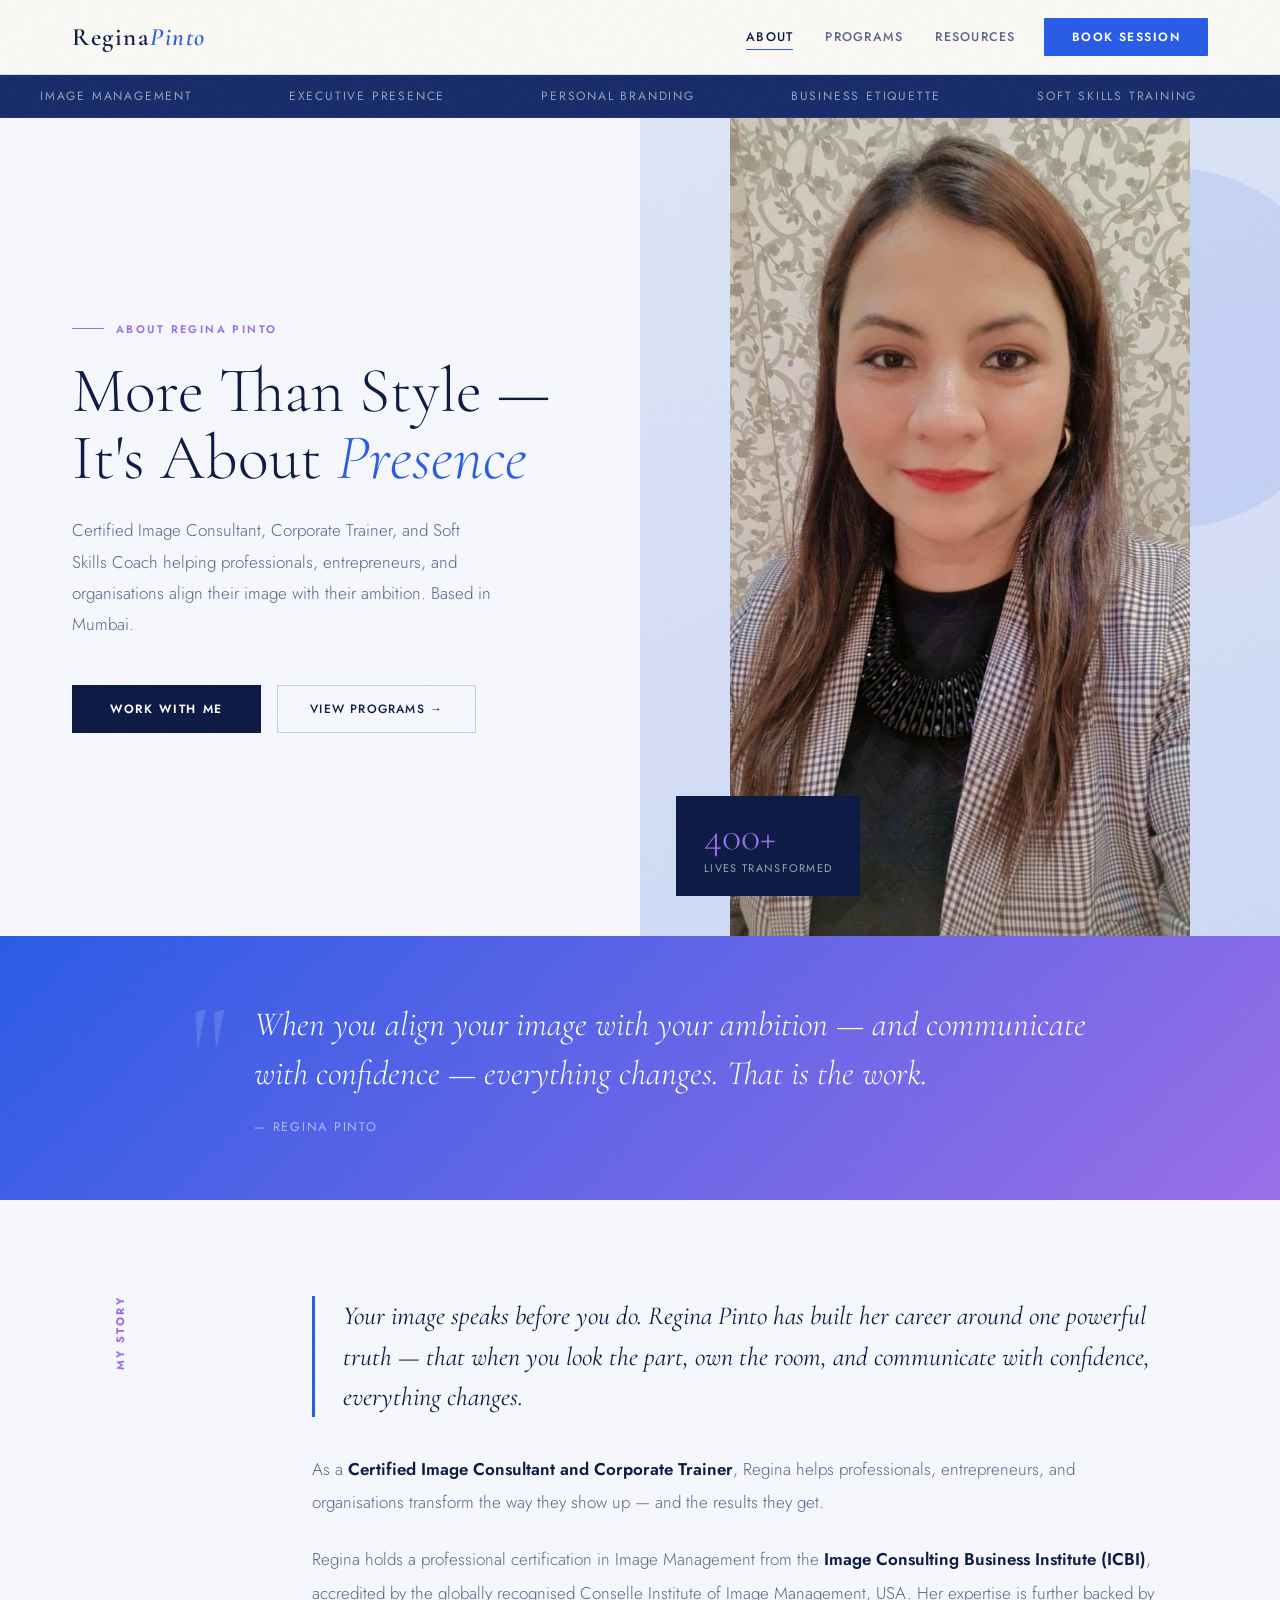
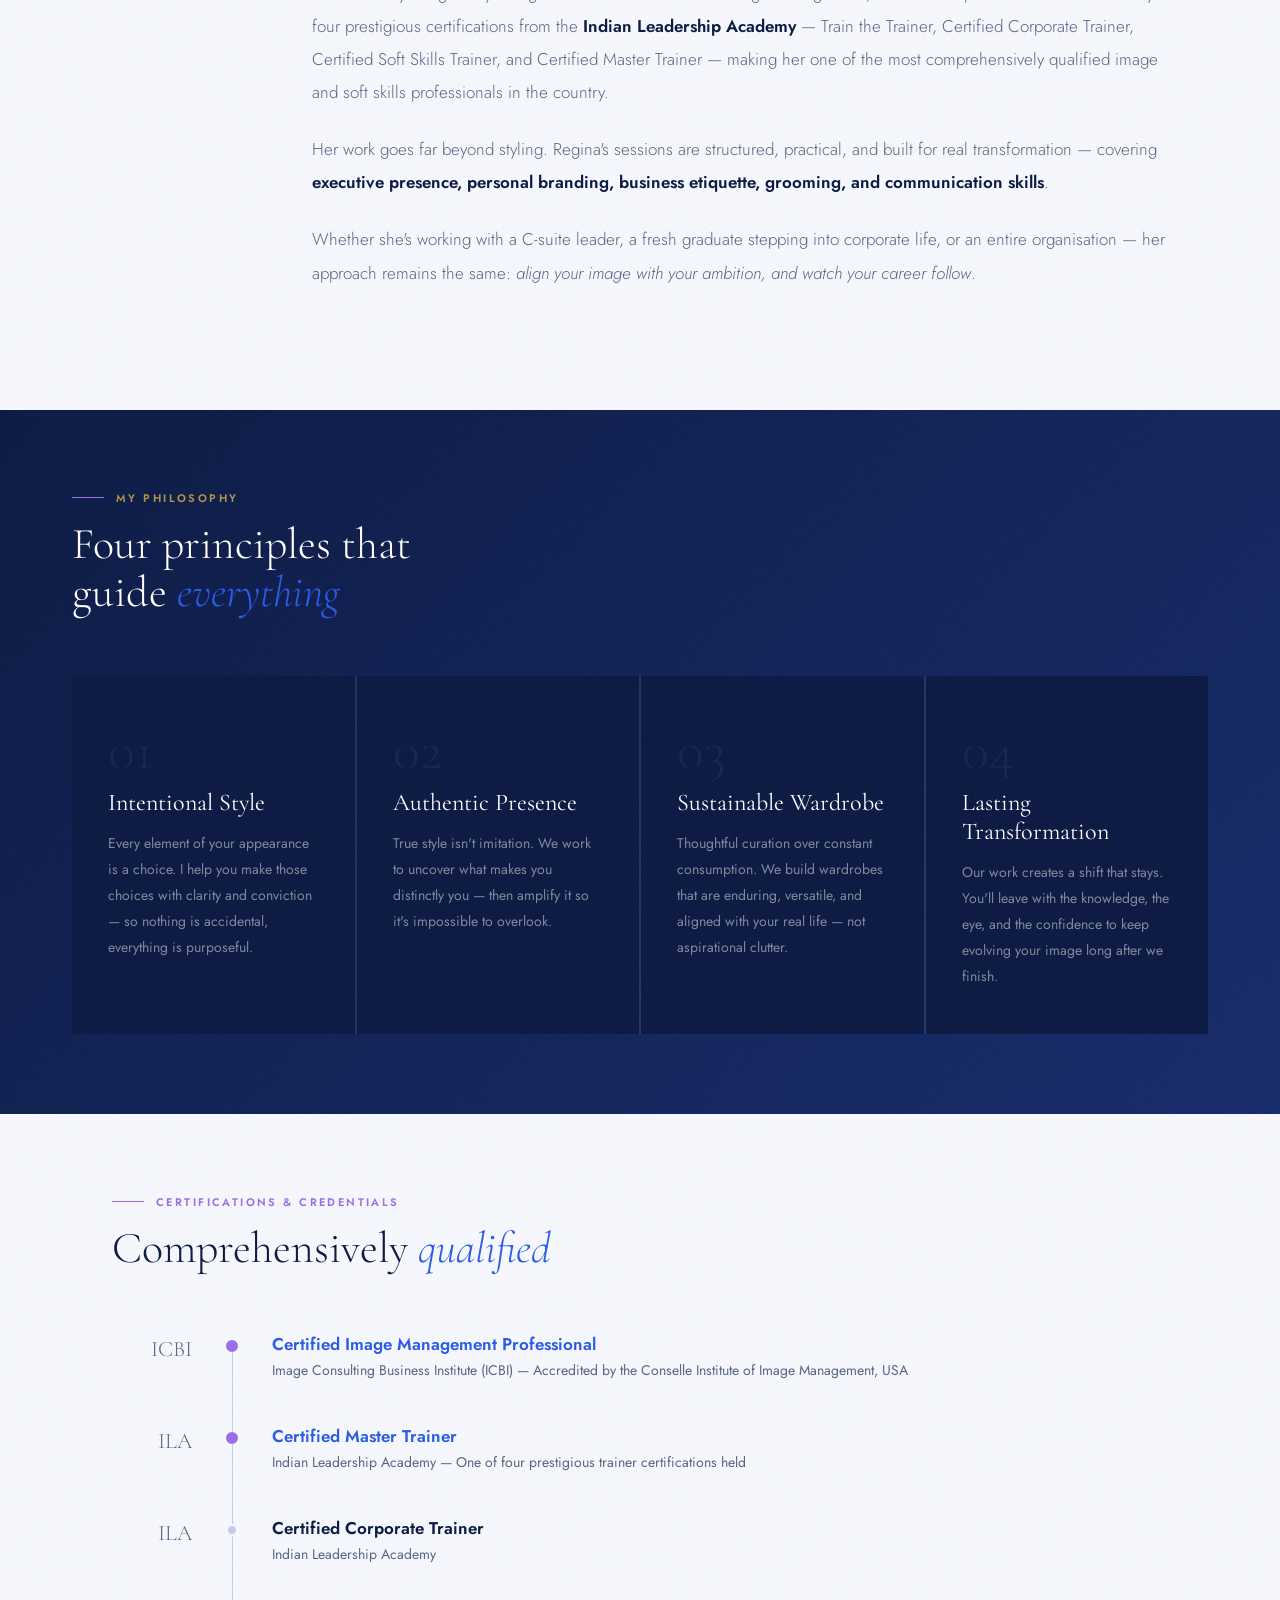
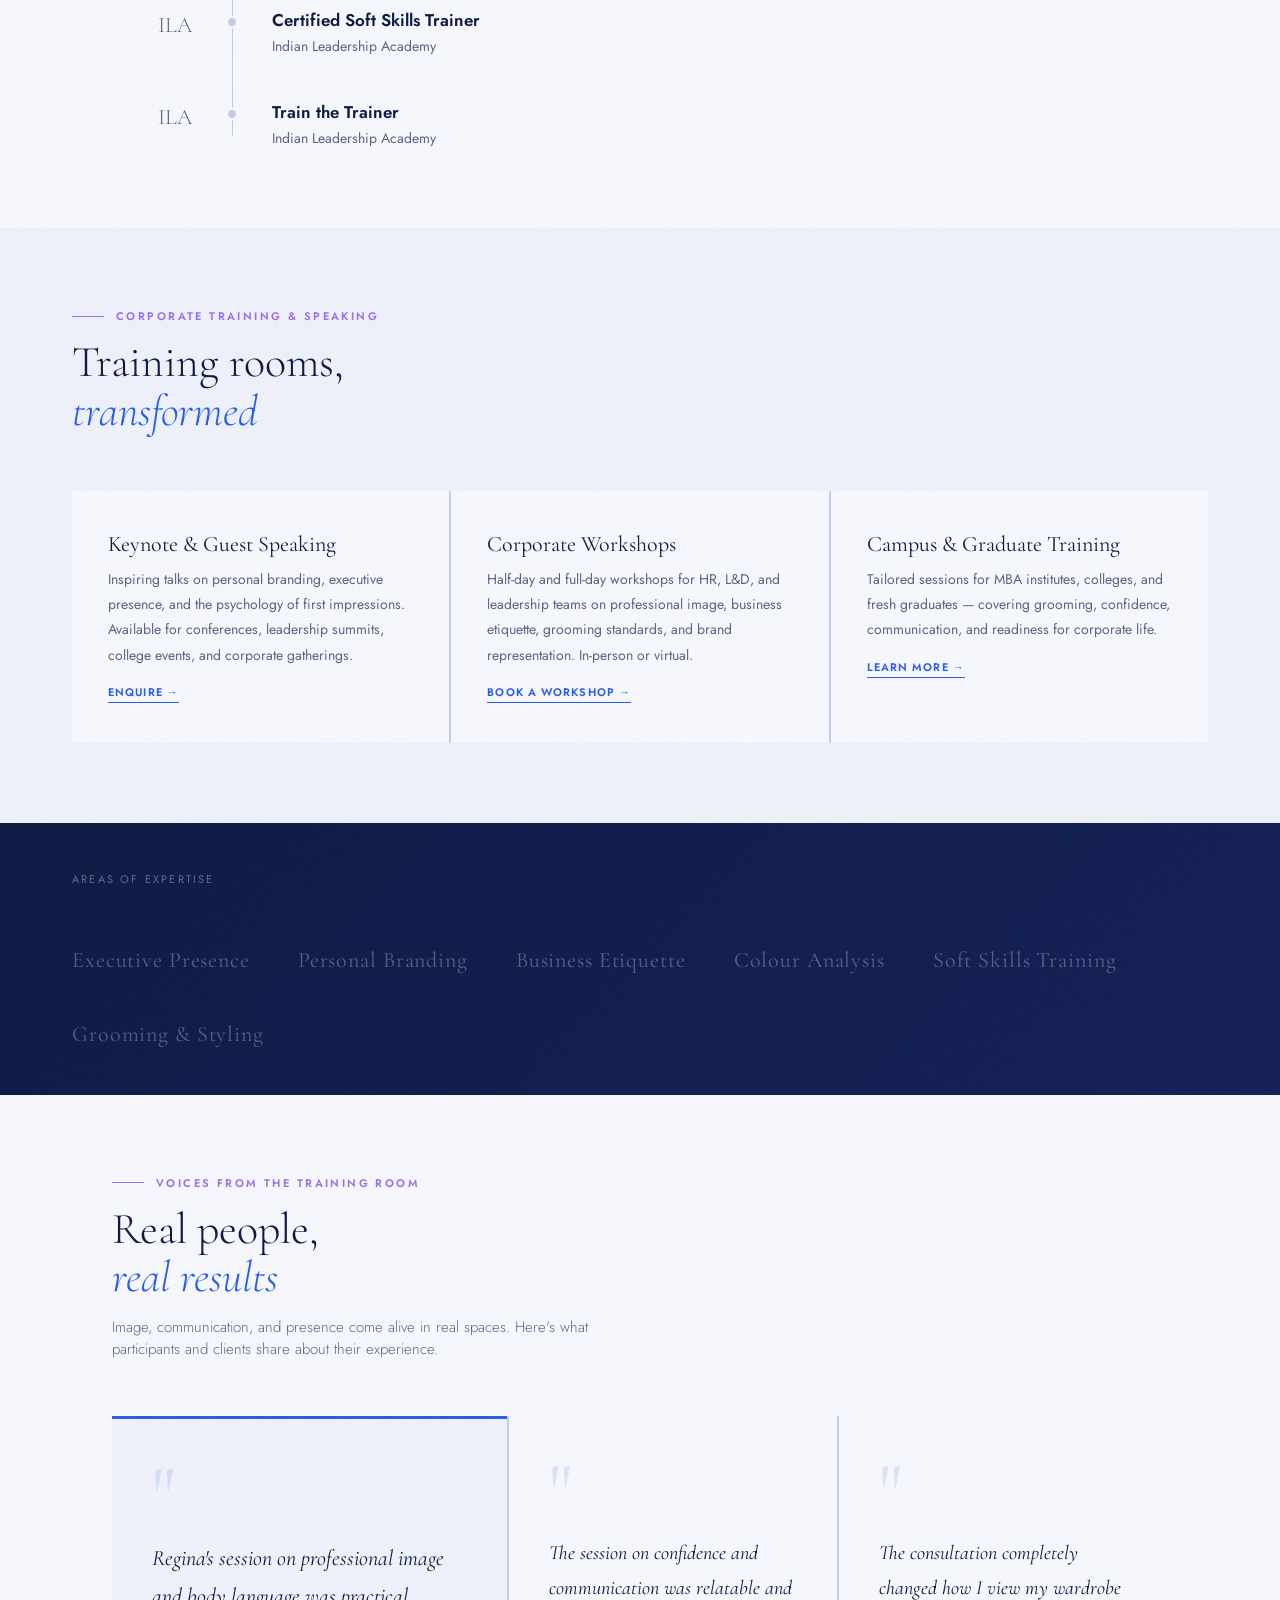
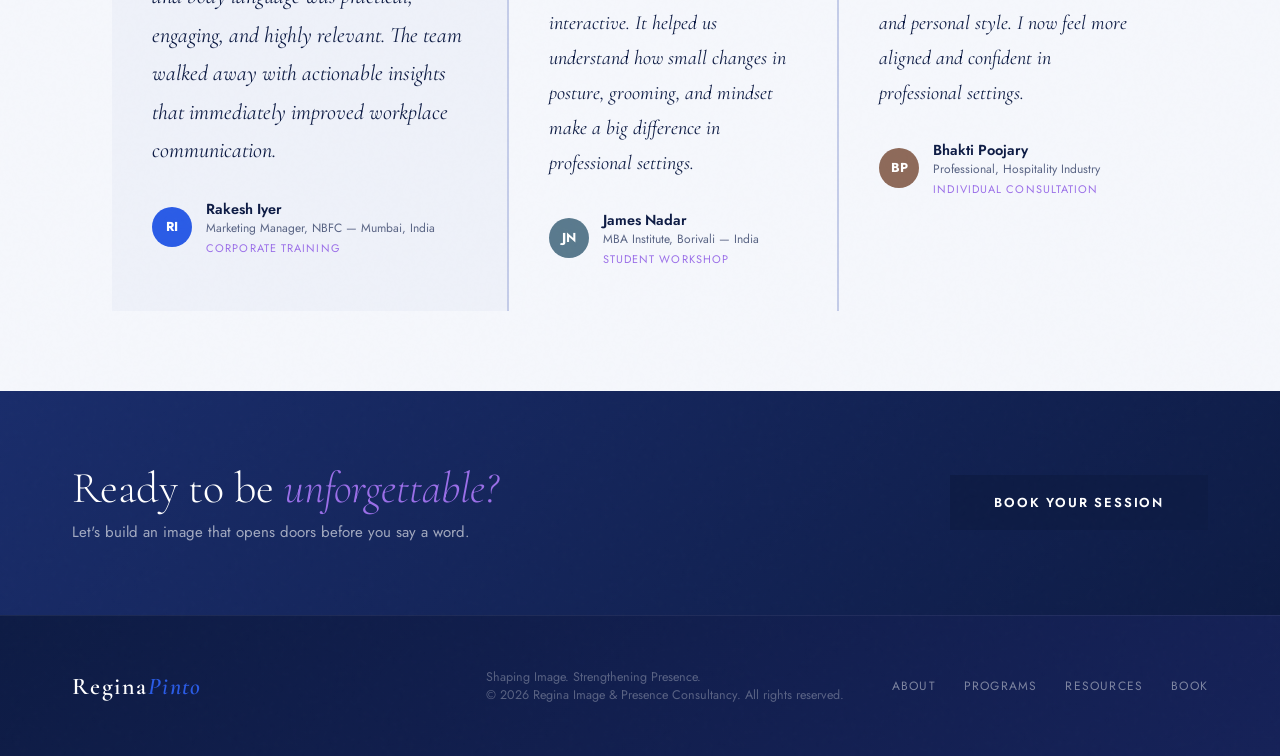
<file: about.html>
<!DOCTYPE html>
<html lang="en">

<head>
    <meta charset="UTF-8">
    <meta name="viewport" content="width=device-width, initial-scale=1.0">
    <title>About | Regina Pinto</title>
    <link href="https://fonts.googleapis.com/css2?family=Cormorant+Garamond:ital,wght@0,300;0,400;0,500;0,600;1,300;1,400;1,600&family=Jost:wght@300;400;500;600;700&display=swap" rel="stylesheet">
    <link rel="stylesheet" href="css/style.css">
</head>

<body>

    <!--  NAV  -->
    <nav>
        <a class="logo" href="index.html">Regina<span>Pinto</span></a>
        <div class="nav-links-wrap" id="navWrap">
            <div class="nav-links" id="navLinks">
                <a href="about.html" id="nav-about">About</a>
                <a href="programs.html" id="nav-programs">Programs</a>
                <a href="resources.html" id="nav-resources">Resources</a>
            </div>
            <a class="btn-nav" href="book.html" id="nav-book">Book Session</a>
        </div>
        <div class="nav-toggle" onclick="toggleNav()" id="navToggle">
            <span></span><span></span><span></span>
        </div>
    </nav>

    <!--  MARQUEE  -->
    <div class="marquee-strip" id="marqueeGlobal">
        <div class="marquee-track">
            <span class="marquee-item">Image Management <span class="marquee-dot"></span></span>
            <span class="marquee-item">Executive Presence <span class="marquee-dot"></span></span>
            <span class="marquee-item">Personal Branding <span class="marquee-dot"></span></span>
            <span class="marquee-item">Business Etiquette <span class="marquee-dot"></span></span>
            <span class="marquee-item">Soft Skills Training <span class="marquee-dot"></span></span>
            <span class="marquee-item">Colour Analysis <span class="marquee-dot"></span></span>
            <span class="marquee-item">ICBI Certified <span class="marquee-dot"></span></span>
            <span class="marquee-item">Corporate Trainer <span class="marquee-dot"></span></span>
            <span class="marquee-item">Image Management <span class="marquee-dot"></span></span>
            <span class="marquee-item">Executive Presence <span class="marquee-dot"></span></span>
            <span class="marquee-item">Personal Branding <span class="marquee-dot"></span></span>
            <span class="marquee-item">Business Etiquette <span class="marquee-dot"></span></span>
            <span class="marquee-item">Soft Skills Training <span class="marquee-dot"></span></span>
            <span class="marquee-item">Colour Analysis <span class="marquee-dot"></span></span>
            <span class="marquee-item">ICBI Certified <span class="marquee-dot"></span></span>
            <span class="marquee-item">Corporate Trainer <span class="marquee-dot"></span></span>
        </div>
    </div>


        <div class="ab-hero">
            <div class="ab-hero-left">
                <div class="ab-eyebrow">About Regina Pinto</div>
                <h1 class="ab-headline">More Than Style —<br>It's About <em>Presence</em></h1>
                <p class="ab-sub">Certified Image Consultant, Corporate Trainer, and Soft Skills Coach helping
                    professionals, entrepreneurs, and organisations align their image with their ambition. Based in
                    Mumbai.</p>
                <div class="ab-hero-actions">
                    <a class="btn-primary" href="book.html">Work With Me</a>
                    <a class="btn-ghost" href="programs.html">View Programs →</a>
                </div>
            </div>
            <div class="ab-hero-right">
                <div class="ab-img-frame">
                    <div class="ab-img-decor"></div>
                    <img src="[data-uri]"
                        alt="Regina Pinto" class="ab-portrait">
                    <div class="ab-img-tag">
                        <span class="ab-img-tag-num">400+</span>
                        <span class="ab-img-tag-label">Lives transformed</span>
                    </div>
                </div>
            </div>
        </div>

        <div class="ab-quote-bar">
            <div class="ab-quote-inner">
                <div class="ab-quote-mark">"</div>
                <blockquote>When you align your image with your ambition — and communicate with confidence — everything
                    changes. That is the work.</blockquote>
                <div class="ab-quote-attr">— Regina Pinto</div>
            </div>
        </div>

        <div class="ab-story-wrap">
            <div class="ab-story-label">
                <div class="ab-vert-tag">My Story</div>
            </div>
            <div class="ab-story-content">
                <div class="ab-story-block">
                    Your image speaks before you do. Regina Pinto has built her career around one powerful truth — that
                    when you look the part, own the room, and communicate with confidence, everything changes.
                </div>
                <p>As a <strong>Certified Image Consultant and Corporate Trainer</strong>, Regina helps professionals,
                    entrepreneurs, and organisations transform the way they show up — and the results they get.</p>
                <p>Regina holds a professional certification in Image Management from the <strong>Image Consulting
                        Business Institute (ICBI)</strong>, accredited by the globally recognised Conselle Institute of
                    Image Management, USA. Her expertise is further backed by four prestigious certifications from the
                    <strong>Indian Leadership Academy</strong> — Train the Trainer, Certified Corporate Trainer,
                    Certified Soft Skills Trainer, and Certified Master Trainer — making her one of the most
                    comprehensively qualified image and soft skills professionals in the country.
                </p>
                <p>Her work goes far beyond styling. Regina's sessions are structured, practical, and built for real
                    transformation — covering <strong>executive presence, personal branding, business etiquette,
                        grooming, and communication skills</strong>.</p>
                <p>Whether she's working with a C-suite leader, a fresh graduate stepping into corporate life, or an
                    entire organisation — her approach remains the same: <em>align your image with your ambition, and
                        watch your career follow</em>.</p>
            </div>
        </div>

        <div class="ab-pillars">
            <div class="ab-pillars-header">
                <div class="section-tag">My Philosophy</div>
                <div class="section-title" style="font-size:44px;">Four principles that<br>guide <em>everything</em>
                </div>
            </div>
            <div class="ab-pillars-grid">
                <div class="ab-pillar">
                    <div class="ab-pillar-num">01</div>
                    <h3>Intentional Style</h3>
                    <p>Every element of your appearance is a choice. I help you make those choices with clarity and
                        conviction — so nothing is accidental, everything is purposeful.</p>
                </div>
                <div class="ab-pillar">
                    <div class="ab-pillar-num">02</div>

                    <h3>Authentic Presence</h3>
                    <p>True style isn't imitation. We work to uncover what makes you distinctly you — then amplify it so
                        it's impossible to overlook.</p>
                </div>
                <div class="ab-pillar">
                    <div class="ab-pillar-num">03</div>

                    <h3>Sustainable Wardrobe</h3>
                    <p>Thoughtful curation over constant consumption. We build wardrobes that are enduring, versatile,
                        and aligned with your real life — not aspirational clutter.</p>
                </div>
                <div class="ab-pillar">
                    <div class="ab-pillar-num">04</div>

                    <h3>Lasting Transformation</h3>
                    <p>Our work creates a shift that stays. You'll leave with the knowledge, the eye, and the confidence
                        to keep evolving your image long after we finish.</p>
                </div>
            </div>
        </div>

        <div class="ab-timeline-wrap">
            <div class="ab-timeline-header">
                <div class="section-tag">Certifications & Credentials</div>
                <div class="section-title" style="font-size:44px;">Comprehensively <em>qualified</em></div>
            </div>
            <div class="ab-timeline">
                <div class="ab-tl-item ab-tl-item--award">
                    <div class="ab-tl-year">ICBI</div>
                    <div class="ab-tl-dot"></div>
                    <div class="ab-tl-content">
                        <h4>Certified Image Management Professional</h4>
                        <p>Image Consulting Business Institute (ICBI) — Accredited by the Conselle Institute of Image
                            Management, USA</p>
                    </div>
                </div>
                <div class="ab-tl-item ab-tl-item--award">
                    <div class="ab-tl-year">ILA</div>
                    <div class="ab-tl-dot"></div>
                    <div class="ab-tl-content">
                        <h4>Certified Master Trainer</h4>
                        <p>Indian Leadership Academy — One of four prestigious trainer certifications held</p>
                    </div>
                </div>
                <div class="ab-tl-item">
                    <div class="ab-tl-year">ILA</div>
                    <div class="ab-tl-dot"></div>
                    <div class="ab-tl-content">
                        <h4>Certified Corporate Trainer</h4>
                        <p>Indian Leadership Academy</p>
                    </div>
                </div>
                <div class="ab-tl-item">
                    <div class="ab-tl-year">ILA</div>
                    <div class="ab-tl-dot"></div>
                    <div class="ab-tl-content">
                        <h4>Certified Soft Skills Trainer</h4>
                        <p>Indian Leadership Academy</p>
                    </div>
                </div>
                <div class="ab-tl-item">
                    <div class="ab-tl-year">ILA</div>
                    <div class="ab-tl-dot"></div>
                    <div class="ab-tl-content">
                        <h4>Train the Trainer</h4>
                        <p>Indian Leadership Academy</p>
                    </div>
                </div>
            </div>
        </div>

        <!-- SPEAKING -->
        <div class="ab-speaking">
            <div class="ab-speaking-header">
                <div class="section-tag">Corporate Training & Speaking</div>
                <div class="section-title" style="font-size:44px;">Training rooms,<br><em>transformed</em></div>
            </div>
            <div class="speaking-grid">
                <div class="speaking-card">

                    <h4>Keynote & Guest Speaking</h4>
                    <p>Inspiring talks on personal branding, executive presence, and the psychology of first
                        impressions. Available for conferences, leadership summits, college events, and corporate
                        gatherings.</p>
                    <a class="speaking-tag" href="book.html">Enquire →</a>
                </div>
                <div class="speaking-card">

                    <h4>Corporate Workshops</h4>
                    <p>Half-day and full-day workshops for HR, L&D, and leadership teams on professional image, business
                        etiquette, grooming standards, and brand representation. In-person or virtual.</p>
                    <a class="speaking-tag" href="book.html">Book a Workshop →</a>
                </div>
                <div class="speaking-card">

                    <h4>Campus & Graduate Training</h4>
                    <p>Tailored sessions for MBA institutes, colleges, and fresh graduates — covering grooming,
                        confidence, communication, and readiness for corporate life.</p>
                    <a class="speaking-tag" href="book.html">Learn More →</a>
                </div>
            </div>
        </div>

        <div class="ab-press">
            <div class="ab-press-label">Areas of Expertise</div>
            <div class="ab-press-logos">
                <div class="ab-press-item">Executive Presence</div>
                <div class="ab-press-item">Personal Branding</div>
                <div class="ab-press-item">Business Etiquette</div>
                <div class="ab-press-item">Colour Analysis</div>
                <div class="ab-press-item">Soft Skills Training</div>
                <div class="ab-press-item">Grooming & Styling</div>
            </div>
        </div>

        <div class="ab-testimonials">
            <div class="ab-test-header">
                <div class="section-tag">Voices From The Training Room</div>
                <div class="section-title" style="font-size:44px;">Real people,<br><em>real results</em></div>
                <p style="font-size:15px;color:var(--mid-gray);margin-top:14px;font-weight:300;max-width:520px;">Image,
                    communication, and presence come alive in real spaces. Here's what participants and clients share
                    about their experience.</p>
            </div>
            <div class="ab-test-grid">
                <div class="ab-test-card ab-test-card--featured">
                    <div class="ab-test-quote">"</div>
                    <p>Regina's session on professional image and body language was practical, engaging, and highly
                        relevant. The team walked away with actionable insights that immediately improved workplace
                        communication.</p>
                    <div class="ab-test-author">
                        <div class="ab-test-avatar" style="background:var(--terracotta);">RI</div>
                        <div>
                            <strong>Rakesh Iyer</strong>
                            <span>Marketing Manager, NBFC — Mumbai, India</span>
                            <span
                                style="display:block;font-size:11px;color:var(--gold);text-transform:uppercase;letter-spacing:0.1em;margin-top:3px;">Corporate
                                Training</span>
                        </div>
                    </div>
                </div>
                <div class="ab-test-card">
                    <div class="ab-test-quote">"</div>
                    <p>The session on confidence and communication was relatable and interactive. It helped us
                        understand how small changes in posture, grooming, and mindset make a big difference in
                        professional settings.</p>
                    <div class="ab-test-author">
                        <div class="ab-test-avatar" style="background:#5a7a8e;">JN</div>
                        <div>
                            <strong>James Nadar</strong>
                            <span>MBA Institute, Borivali — India</span>
                            <span
                                style="display:block;font-size:11px;color:var(--gold);text-transform:uppercase;letter-spacing:0.1em;margin-top:3px;">Student
                                Workshop</span>
                        </div>
                    </div>
                </div>
                <div class="ab-test-card">
                    <div class="ab-test-quote">"</div>
                    <p>The consultation completely changed how I view my wardrobe and personal style. I now feel more
                        aligned and confident in professional settings.</p>
                    <div class="ab-test-author">
                        <div class="ab-test-avatar" style="background:#8e6a5a;">BP</div>
                        <div>
                            <strong>Bhakti Poojary</strong>
                            <span>Professional, Hospitality Industry</span>
                            <span
                                style="display:block;font-size:11px;color:var(--gold);text-transform:uppercase;letter-spacing:0.1em;margin-top:3px;">Individual
                                Consultation</span>
                        </div>
                    </div>
                </div>
            </div>
        </div>

        <div class="ab-cta-strip">
            <div class="ab-cta-content">
                <h2>Ready to be <em>unforgettable?</em></h2>
                <p>Let's build an image that opens doors before you say a word.</p>
            </div>
            <a class="btn-primary" href="book.html" style="font-size:13px;padding:18px 44px;">Book Your
                Session</a>
        </div>

    </div>

    <!--  FOOTER  -->
    <footer>
        <div class="footer-logo">Regina<span>Pinto</span></div>
        <div class="footer-text">Shaping Image. Strengthening Presence.<br>&copy; 2026 Regina Image &amp; Presence Consultancy. All rights reserved.</div>
        <div class="footer-links">
            <a href="about.html">About</a>
            <a href="programs.html">Programs</a>
            <a href="resources.html">Resources</a>
            <a href="book.html">Book</a>
        </div>
    </footer>

    <script src="js/script.js"></script>
</body>

</html>
</file>
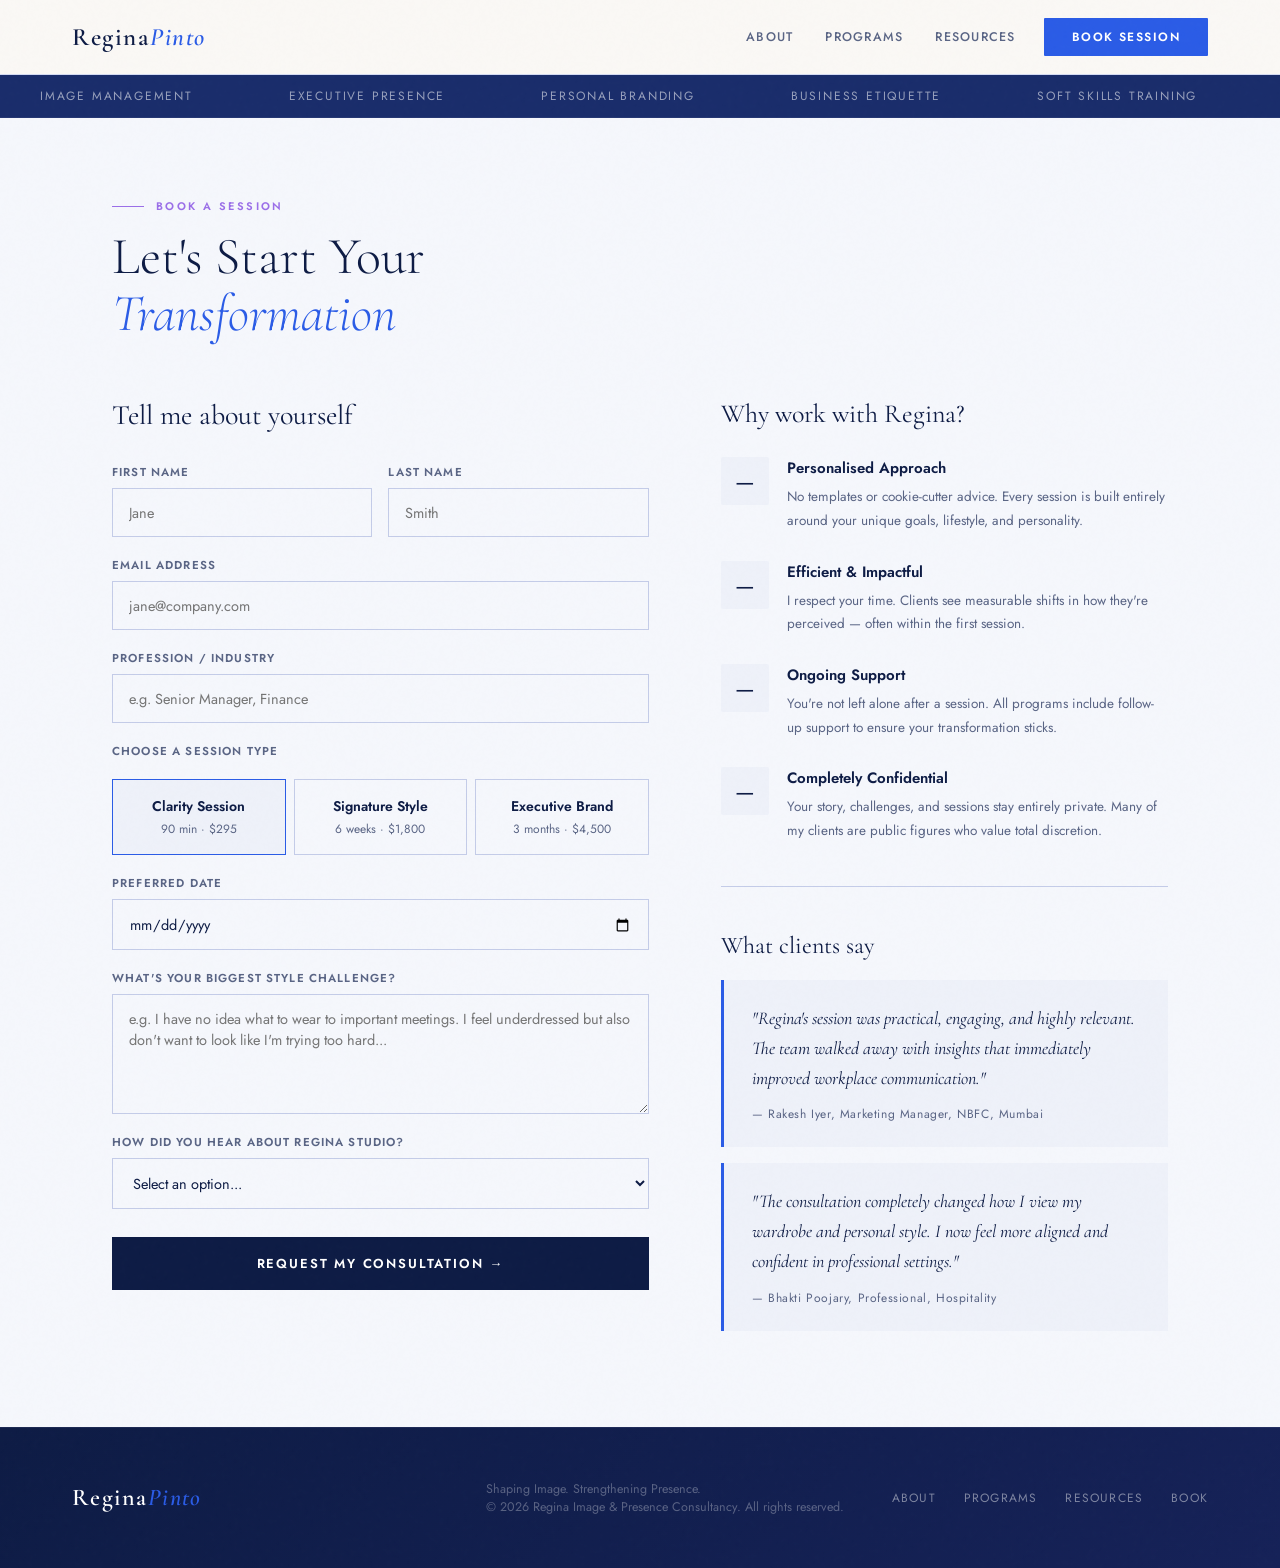
<file: book.html>
<!DOCTYPE html>
<html lang="en">

<head>
    <meta charset="UTF-8">
    <meta name="viewport" content="width=device-width, initial-scale=1.0">
    <title>Book a Session | Regina Pinto</title>
    <link href="https://fonts.googleapis.com/css2?family=Cormorant+Garamond:ital,wght@0,300;0,400;0,500;0,600;1,300;1,400;1,600&family=Jost:wght@300;400;500;600;700&display=swap" rel="stylesheet">
    <link rel="stylesheet" href="css/style.css">
</head>

<body>

    <!--  NAV  -->
    <nav>
        <a class="logo" href="index.html">Regina<span>Pinto</span></a>
        <div class="nav-links-wrap" id="navWrap">
            <div class="nav-links" id="navLinks">
                <a href="about.html" id="nav-about">About</a>
                <a href="programs.html" id="nav-programs">Programs</a>
                <a href="resources.html" id="nav-resources">Resources</a>
            </div>
            <a class="btn-nav" href="book.html" id="nav-book">Book Session</a>
        </div>
        <div class="nav-toggle" onclick="toggleNav()" id="navToggle">
            <span></span><span></span><span></span>
        </div>
    </nav>

    <!--  MARQUEE  -->
    <div class="marquee-strip" id="marqueeGlobal">
        <div class="marquee-track">
            <span class="marquee-item">Image Management <span class="marquee-dot"></span></span>
            <span class="marquee-item">Executive Presence <span class="marquee-dot"></span></span>
            <span class="marquee-item">Personal Branding <span class="marquee-dot"></span></span>
            <span class="marquee-item">Business Etiquette <span class="marquee-dot"></span></span>
            <span class="marquee-item">Soft Skills Training <span class="marquee-dot"></span></span>
            <span class="marquee-item">Colour Analysis <span class="marquee-dot"></span></span>
            <span class="marquee-item">ICBI Certified <span class="marquee-dot"></span></span>
            <span class="marquee-item">Corporate Trainer <span class="marquee-dot"></span></span>
            <span class="marquee-item">Image Management <span class="marquee-dot"></span></span>
            <span class="marquee-item">Executive Presence <span class="marquee-dot"></span></span>
            <span class="marquee-item">Personal Branding <span class="marquee-dot"></span></span>
            <span class="marquee-item">Business Etiquette <span class="marquee-dot"></span></span>
            <span class="marquee-item">Soft Skills Training <span class="marquee-dot"></span></span>
            <span class="marquee-item">Colour Analysis <span class="marquee-dot"></span></span>
            <span class="marquee-item">ICBI Certified <span class="marquee-dot"></span></span>
            <span class="marquee-item">Corporate Trainer <span class="marquee-dot"></span></span>
        </div>
    </div>

        <div class="book-wrap">
            <div class="section-tag">Book a Session</div>
            <div class="section-title">Let's Start Your<br><em>Transformation</em></div>

            <div class="book-grid">
                <div class="book-form-section">
                    <h3>Tell me about yourself</h3>

                    <div class="form-row">
                        <div class="form-group">
                            <label>First Name</label>
                            <input type="text" placeholder="Jane">
                        </div>
                        <div class="form-group">
                            <label>Last Name</label>
                            <input type="text" placeholder="Smith">
                        </div>
                    </div>
                    <div class="form-group">
                        <label>Email Address</label>
                        <input type="email" placeholder="jane@company.com">
                    </div>
                    <div class="form-group">
                        <label>Profession / Industry</label>
                        <input type="text" placeholder="e.g. Senior Manager, Finance">
                    </div>
                    <div class="form-group">
                        <label>Choose a Session Type</label>
                    </div>
                    <div class="session-selector">
                        <div class="session-opt selected" onclick="selectSession(this)">
                            <div class="s-name">Clarity Session</div>
                            <div class="s-duration">90 min · $295</div>
                        </div>
                        <div class="session-opt" onclick="selectSession(this)">
                            <div class="s-name">Signature Style</div>
                            <div class="s-duration">6 weeks · $1,800</div>
                        </div>
                        <div class="session-opt" onclick="selectSession(this)">
                            <div class="s-name">Executive Brand</div>
                            <div class="s-duration">3 months · $4,500</div>
                        </div>
                    </div>
                    <div class="form-group">
                        <label>Preferred Date</label>
                        <input type="date">
                    </div>
                    <div class="form-group">
                        <label>What's Your Biggest Style Challenge?</label>
                        <textarea
                            placeholder="e.g. I have no idea what to wear to important meetings. I feel underdressed but also don't want to look like I'm trying too hard..."></textarea>
                    </div>
                    <div class="form-group">
                        <label>How did you hear about Regina Studio?</label>
                        <select>
                            <option value="">Select an option...</option>
                            <option>Instagram</option>
                            <option>LinkedIn</option>
                            <option>Friend / Colleague</option>
                            <option>Google Search</option>
                            <option>Podcast or Interview</option>
                            <option>Other</option>
                        </select>
                    </div>
                    <button class="btn-book" onclick="submitForm()">Request My Consultation →</button>
                </div>

                <div class="book-sidebar">
                    <h4>Why work with Regina?</h4>
                    <div class="sidebar-item">
                        <div class="sidebar-icon">—</div>
                        <div>
                            <h5>Personalised Approach</h5>
                            <p>No templates or cookie-cutter advice. Every session is built entirely around your unique
                                goals, lifestyle, and personality.</p>
                        </div>
                    </div>
                    <div class="sidebar-item">
                        <div class="sidebar-icon">—</div>
                        <div>
                            <h5>Efficient & Impactful</h5>
                            <p>I respect your time. Clients see measurable shifts in how they're perceived — often
                                within the first session.</p>
                        </div>
                    </div>
                    <div class="sidebar-item">
                        <div class="sidebar-icon">—</div>
                        <div>
                            <h5>Ongoing Support</h5>
                            <p>You're not left alone after a session. All programs include follow-up support to ensure
                                your transformation sticks.</p>
                        </div>
                    </div>
                    <div class="sidebar-item">
                        <div class="sidebar-icon">—</div>
                        <div>
                            <h5>Completely Confidential</h5>
                            <p>Your story, challenges, and sessions stay entirely private. Many of my clients are public
                                figures who value total discretion.</p>
                        </div>
                    </div>

                    <div class="testimonials">
                        <h4>What clients say</h4>
                        <div class="testimonial">
                            <p>"Regina's session was practical, engaging, and highly relevant. The team walked away with
                                insights that immediately improved workplace communication."</p>
                            <div class="author">— Rakesh Iyer, Marketing Manager, NBFC, Mumbai</div>
                        </div>
                        <div class="testimonial">
                            <p>"The consultation completely changed how I view my wardrobe and personal style. I now
                                feel more aligned and confident in professional settings."</p>
                            <div class="author">— Bhakti Poojary, Professional, Hospitality</div>
                        </div>
                    </div>
                </div>
            </div>
        </div>
    </div>

    <!--  FOOTER  -->
    <footer>
        <div class="footer-logo">Regina<span>Pinto</span></div>
        <div class="footer-text">Shaping Image. Strengthening Presence.<br>&copy; 2026 Regina Image &amp; Presence Consultancy. All rights reserved.</div>
        <div class="footer-links">
            <a href="about.html">About</a>
            <a href="programs.html">Programs</a>
            <a href="resources.html">Resources</a>
            <a href="book.html">Book</a>
        </div>
    </footer>

    <script src="js/script.js"></script>
</body>

</html>
</file>
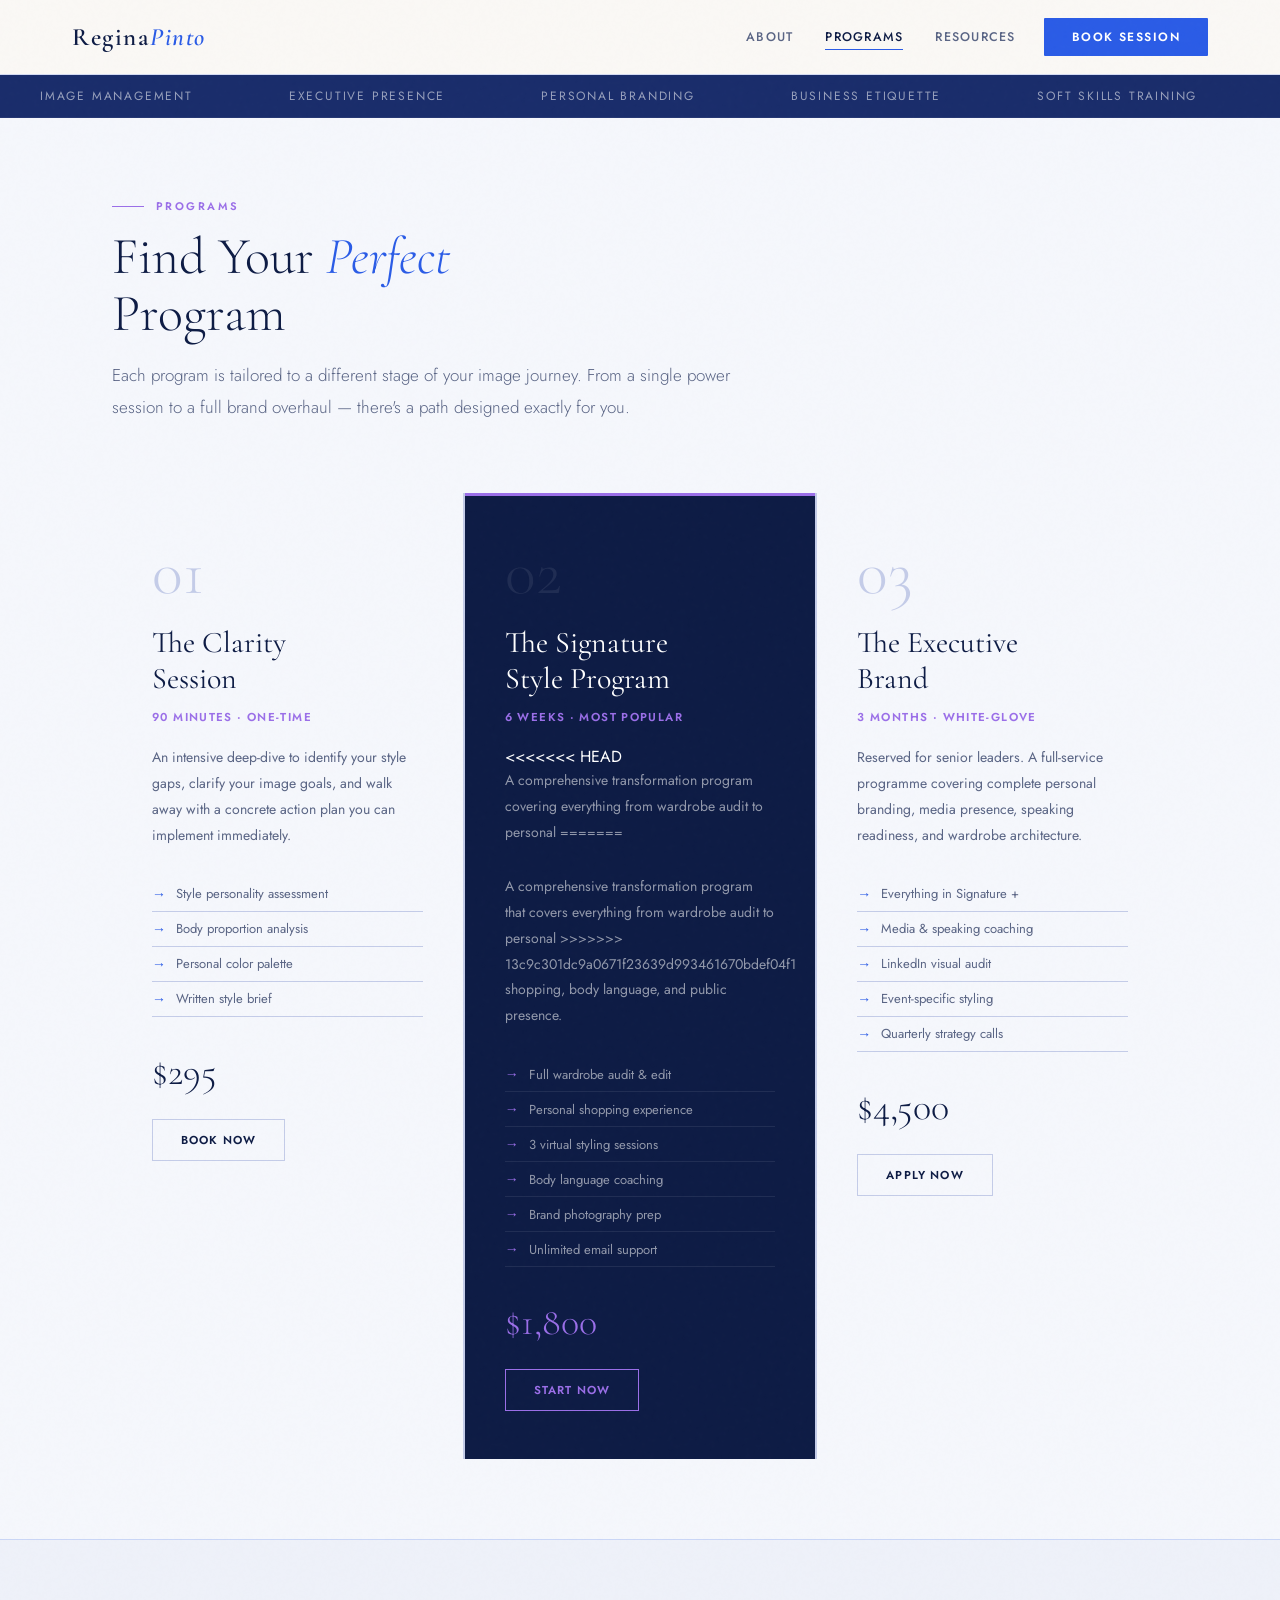
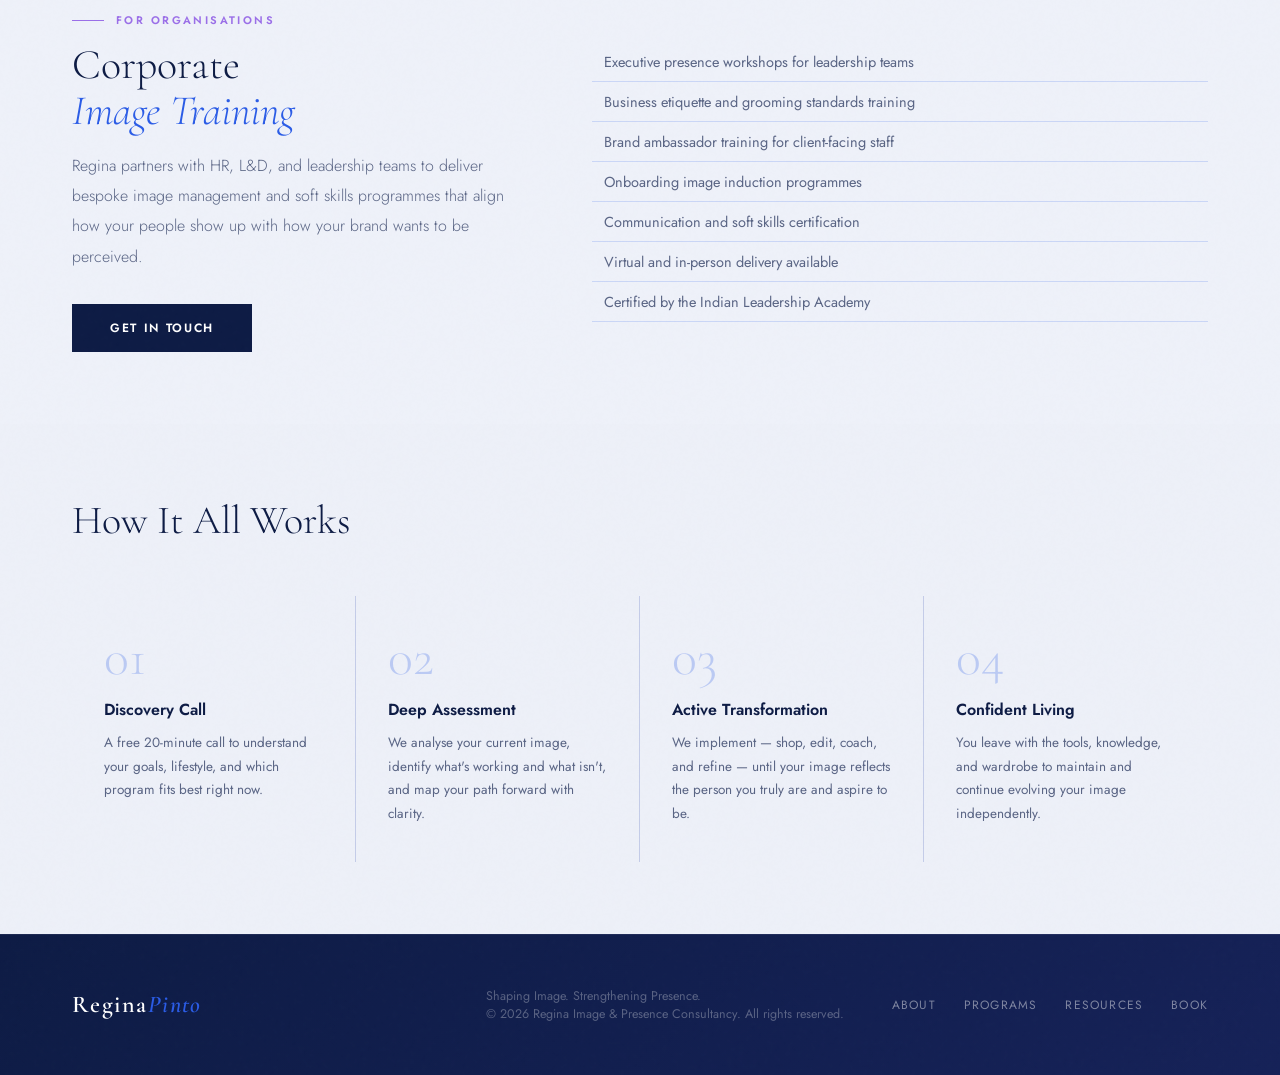
<file: programs.html>
<!DOCTYPE html>
<html lang="en">

<head>
    <meta charset="UTF-8">
    <meta name="viewport" content="width=device-width, initial-scale=1.0">
    <title>Programs | Regina Pinto</title>
    <link href="https://fonts.googleapis.com/css2?family=Cormorant+Garamond:ital,wght@0,300;0,400;0,500;0,600;1,300;1,400;1,600&family=Jost:wght@300;400;500;600;700&display=swap" rel="stylesheet">
    <link rel="stylesheet" href="css/style.css">
</head>

<body>

    <!--  NAV  -->
    <nav>
        <a class="logo" href="index.html">Regina<span>Pinto</span></a>
        <div class="nav-links-wrap" id="navWrap">
            <div class="nav-links" id="navLinks">
                <a href="about.html" id="nav-about">About</a>
                <a href="programs.html" id="nav-programs">Programs</a>
                <a href="resources.html" id="nav-resources">Resources</a>
            </div>
            <a class="btn-nav" href="book.html" id="nav-book">Book Session</a>
        </div>
        <div class="nav-toggle" onclick="toggleNav()" id="navToggle">
            <span></span><span></span><span></span>
        </div>
    </nav>

    <!--  MARQUEE  -->
    <div class="marquee-strip" id="marqueeGlobal">
        <div class="marquee-track">
            <span class="marquee-item">Image Management <span class="marquee-dot"></span></span>
            <span class="marquee-item">Executive Presence <span class="marquee-dot"></span></span>
            <span class="marquee-item">Personal Branding <span class="marquee-dot"></span></span>
            <span class="marquee-item">Business Etiquette <span class="marquee-dot"></span></span>
            <span class="marquee-item">Soft Skills Training <span class="marquee-dot"></span></span>
            <span class="marquee-item">Colour Analysis <span class="marquee-dot"></span></span>
            <span class="marquee-item">ICBI Certified <span class="marquee-dot"></span></span>
            <span class="marquee-item">Corporate Trainer <span class="marquee-dot"></span></span>
            <span class="marquee-item">Image Management <span class="marquee-dot"></span></span>
            <span class="marquee-item">Executive Presence <span class="marquee-dot"></span></span>
            <span class="marquee-item">Personal Branding <span class="marquee-dot"></span></span>
            <span class="marquee-item">Business Etiquette <span class="marquee-dot"></span></span>
            <span class="marquee-item">Soft Skills Training <span class="marquee-dot"></span></span>
            <span class="marquee-item">Colour Analysis <span class="marquee-dot"></span></span>
            <span class="marquee-item">ICBI Certified <span class="marquee-dot"></span></span>
            <span class="marquee-item">Corporate Trainer <span class="marquee-dot"></span></span>
        </div>
    </div>

        <div class="programs-wrap">
            <div class="programs-header">
                <div class="section-tag">Programs</div>
                <div class="section-title">Find Your <em>Perfect</em><br>Program</div>
                <p>Each program is tailored to a different stage of your image journey. From a single power session to a
                    full brand overhaul — there's a path designed exactly for you.</p>
            </div>

            <div class="programs-grid">
                <div class="program-card">
                    <div class="program-num">01</div>
                    <h3>The Clarity<br>Session</h3>
                    <div class="program-duration">90 Minutes · One-Time</div>
                    <p>An intensive deep-dive to identify your style gaps, clarify your image goals, and walk away with
                        a concrete action plan you can implement immediately.</p>
                    <ul class="program-includes">
                        <li>Style personality assessment</li>
                        <li>Body proportion analysis</li>
                        <li>Personal color palette</li>
                        <li>Written style brief</li>
                    </ul>
                    <div class="program-price">$295</div>
                    <a class="btn-program" href="book.html">Book Now</a>
                </div>

                <div class="program-card featured">
                    <div class="program-num">02</div>
                    <h3>The Signature<br>Style Program</h3>
                    <div class="program-duration">6 Weeks · Most Popular</div>
                    <<<<<<< HEAD <p>A comprehensive transformation program covering everything from wardrobe audit to
                        personal
                        =======
                        <p>A comprehensive transformation program that covers everything from wardrobe audit to personal
                            >>>>>>> 13c9c301dc9a0671f23639d993461670bdef04f1
                            shopping, body language, and public presence.</p>
                        <ul class="program-includes">
                            <li>Full wardrobe audit & edit</li>
                            <li>Personal shopping experience</li>
                            <li>3 virtual styling sessions</li>
                            <li>Body language coaching</li>
                            <li>Brand photography prep</li>
                            <li>Unlimited email support</li>
                        </ul>
                        <div class="program-price">$1,800</div>
                        <a class="btn-program" href="book.html">Start Now</a>
                </div>

                <div class="program-card">
                    <div class="program-num">03</div>
                    <h3>The Executive<br>Brand</h3>
                    <div class="program-duration">3 Months · White-Glove</div>
                    <p>Reserved for senior leaders. A full-service programme covering complete personal branding, media
                        presence, speaking readiness, and wardrobe architecture.</p>
                    <ul class="program-includes">
                        <li>Everything in Signature +</li>
                        <li>Media & speaking coaching</li>
                        <li>LinkedIn visual audit</li>
                        <li>Event-specific styling</li>
                        <li>Quarterly strategy calls</li>
                    </ul>
                    <div class="program-price">$4,500</div>
                    <a class="btn-program" href="book.html">Apply Now</a>
                </div>
            </div>
        </div>

        <!-- CORPORATE BAND -->
        <div class="corporate-band">
            <div class="corporate-inner">
                <div class="corporate-text">
                    <div class="section-tag">For Organisations</div>
                    <div class="section-title corporate-title">Corporate<br><em>Image Training</em></div>
                    <p>Regina partners with HR, L&D, and leadership teams to deliver bespoke image management and soft
                        skills programmes that align how your people show up with how your brand wants to be perceived.
                    </p>
                    <a class="btn-primary" href="book.html">Get in Touch</a>
                </div>
                <ul class="corporate-features">
                    <li>Executive presence workshops for leadership teams</li>
                    <li>Business etiquette and grooming standards training</li>
                    <li>Brand ambassador training for client-facing staff</li>
                    <li>Onboarding image induction programmes</li>
                    <li>Communication and soft skills certification</li>
                    <li>Virtual and in-person delivery available</li>
                    <li>Certified by the Indian Leadership Academy</li>
                </ul>
            </div>
        </div>

        <div class="process-section">
            <h3>How It All Works</h3>
            <div class="process-steps">
                <div class="process-step">
                    <div class="step-num">01</div>
                    <h4>Discovery Call</h4>
                    <p>A free 20-minute call to understand your goals, lifestyle, and which program fits best right now.
                    </p>
                </div>
                <div class="process-step">
                    <div class="step-num">02</div>
                    <h4>Deep Assessment</h4>
                    <p>We analyse your current image, identify what's working and what isn't, and map your path forward
                        with clarity.</p>
                </div>
                <div class="process-step">
                    <div class="step-num">03</div>
                    <h4>Active Transformation</h4>
                    <p>We implement — shop, edit, coach, and refine — until your image reflects the person you truly are
                        and aspire to be.</p>
                </div>
                <div class="process-step">
                    <div class="step-num">04</div>
                    <h4>Confident Living</h4>
                    <p>You leave with the tools, knowledge, and wardrobe to maintain and continue evolving your image
                        independently.</p>
                </div>
            </div>
        </div>
    </div>

    <!--  FOOTER  -->
    <footer>
        <div class="footer-logo">Regina<span>Pinto</span></div>
        <div class="footer-text">Shaping Image. Strengthening Presence.<br>&copy; 2026 Regina Image &amp; Presence Consultancy. All rights reserved.</div>
        <div class="footer-links">
            <a href="about.html">About</a>
            <a href="programs.html">Programs</a>
            <a href="resources.html">Resources</a>
            <a href="book.html">Book</a>
        </div>
    </footer>

    <script src="js/script.js"></script>
</body>

</html>
</file>
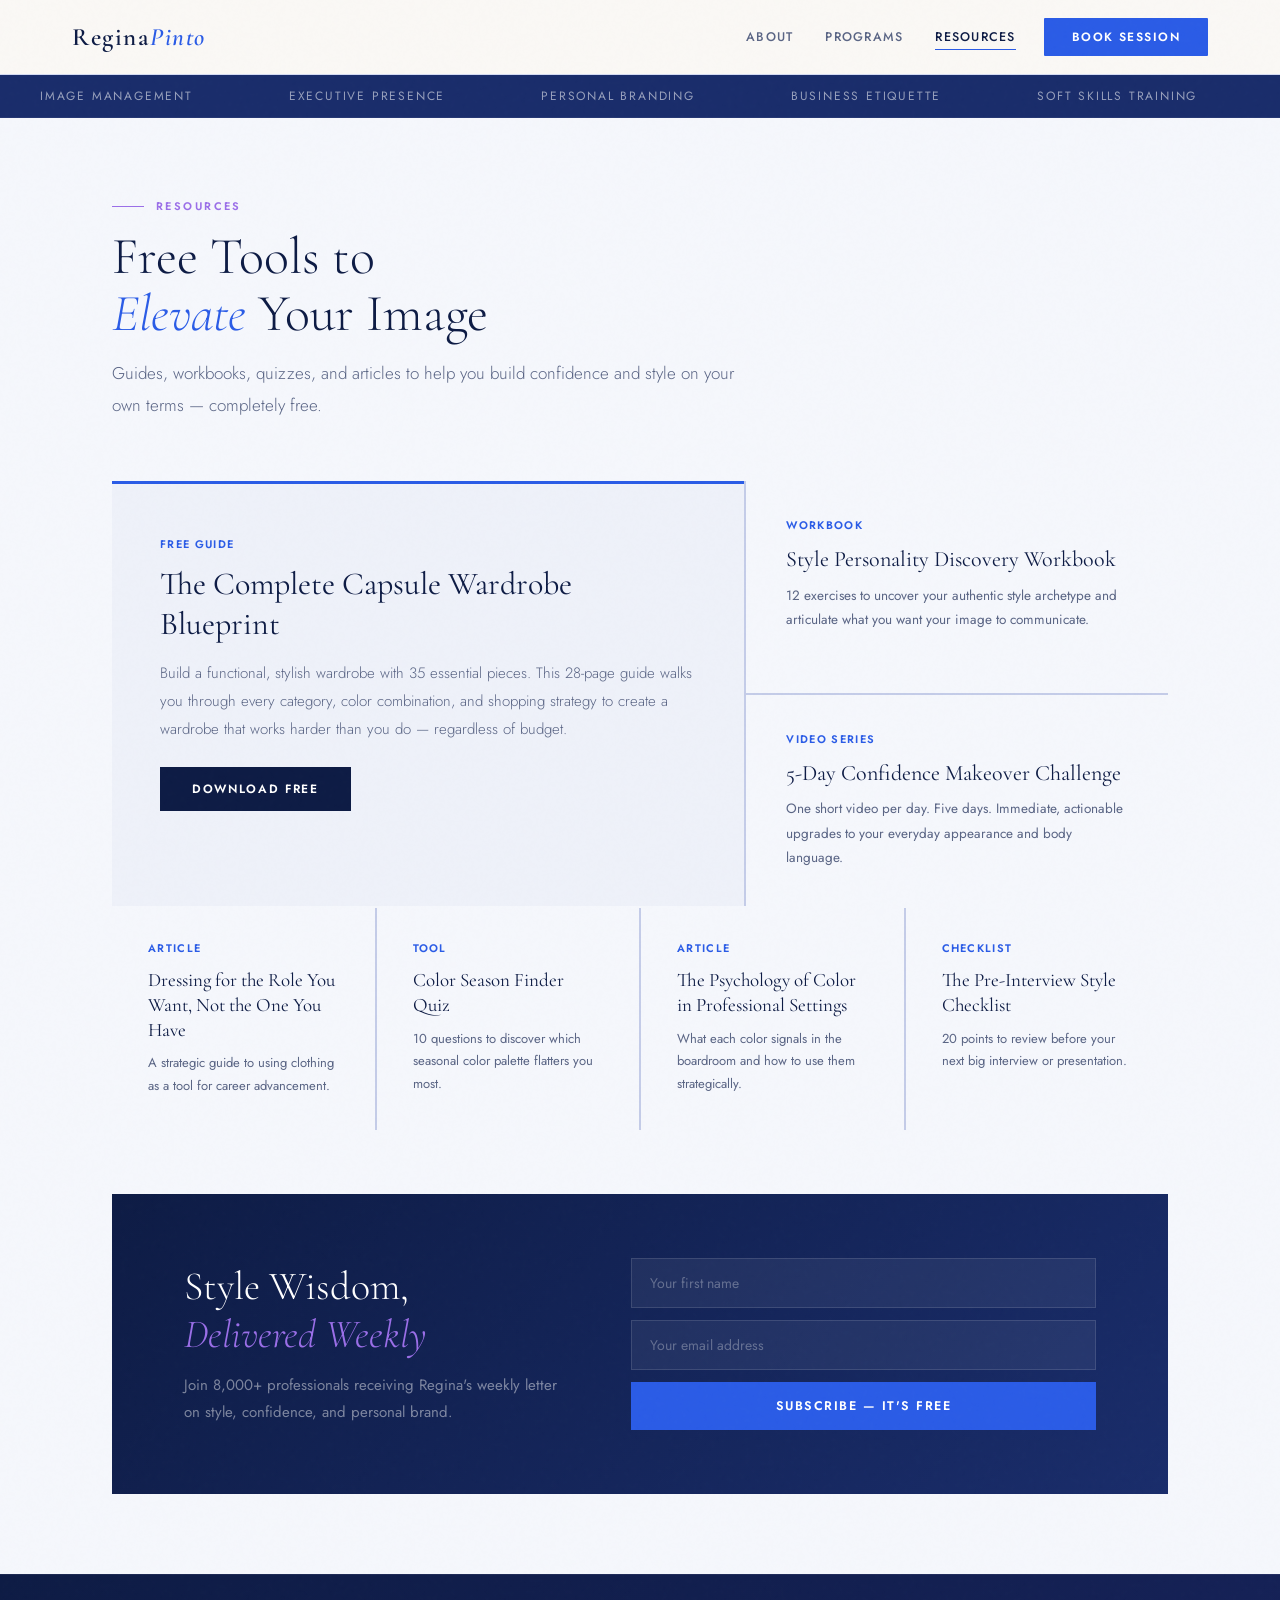
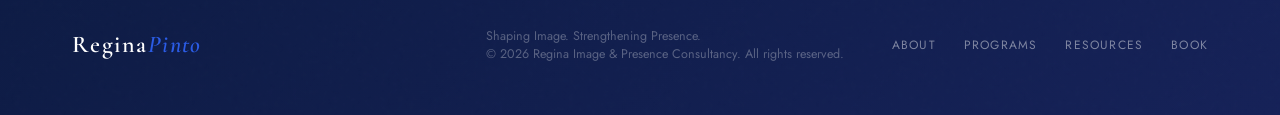
<file: resources.html>
<!DOCTYPE html>
<html lang="en">

<head>
    <meta charset="UTF-8">
    <meta name="viewport" content="width=device-width, initial-scale=1.0">
    <title>Resources | Regina Pinto</title>
    <link href="https://fonts.googleapis.com/css2?family=Cormorant+Garamond:ital,wght@0,300;0,400;0,500;0,600;1,300;1,400;1,600&family=Jost:wght@300;400;500;600;700&display=swap" rel="stylesheet">
    <link rel="stylesheet" href="css/style.css">
</head>

<body>

    <!--  NAV  -->
    <nav>
        <a class="logo" href="index.html">Regina<span>Pinto</span></a>
        <div class="nav-links-wrap" id="navWrap">
            <div class="nav-links" id="navLinks">
                <a href="about.html" id="nav-about">About</a>
                <a href="programs.html" id="nav-programs">Programs</a>
                <a href="resources.html" id="nav-resources">Resources</a>
            </div>
            <a class="btn-nav" href="book.html" id="nav-book">Book Session</a>
        </div>
        <div class="nav-toggle" onclick="toggleNav()" id="navToggle">
            <span></span><span></span><span></span>
        </div>
    </nav>

    <!--  MARQUEE  -->
    <div class="marquee-strip" id="marqueeGlobal">
        <div class="marquee-track">
            <span class="marquee-item">Image Management <span class="marquee-dot"></span></span>
            <span class="marquee-item">Executive Presence <span class="marquee-dot"></span></span>
            <span class="marquee-item">Personal Branding <span class="marquee-dot"></span></span>
            <span class="marquee-item">Business Etiquette <span class="marquee-dot"></span></span>
            <span class="marquee-item">Soft Skills Training <span class="marquee-dot"></span></span>
            <span class="marquee-item">Colour Analysis <span class="marquee-dot"></span></span>
            <span class="marquee-item">ICBI Certified <span class="marquee-dot"></span></span>
            <span class="marquee-item">Corporate Trainer <span class="marquee-dot"></span></span>
            <span class="marquee-item">Image Management <span class="marquee-dot"></span></span>
            <span class="marquee-item">Executive Presence <span class="marquee-dot"></span></span>
            <span class="marquee-item">Personal Branding <span class="marquee-dot"></span></span>
            <span class="marquee-item">Business Etiquette <span class="marquee-dot"></span></span>
            <span class="marquee-item">Soft Skills Training <span class="marquee-dot"></span></span>
            <span class="marquee-item">Colour Analysis <span class="marquee-dot"></span></span>
            <span class="marquee-item">ICBI Certified <span class="marquee-dot"></span></span>
            <span class="marquee-item">Corporate Trainer <span class="marquee-dot"></span></span>
        </div>
    </div>

        <div class="resources-wrap">
            <div class="resources-header">
                <div class="section-tag">Resources</div>
                <div class="section-title">Free Tools to<br><em>Elevate</em> Your Image</div>
                <p>Guides, workbooks, quizzes, and articles to help you build confidence and style on your own terms —
                    completely free.</p>
            </div>

            <div class="resources-grid">
                <div class="resource-featured">
                    <div class="resource-type">Free Guide</div>
                    <h3>The Complete Capsule Wardrobe Blueprint</h3>
                    <p>Build a functional, stylish wardrobe with 35 essential pieces. This 28-page guide walks you
                        through every category, color combination, and shopping strategy to create a wardrobe that works
                        harder than you do — regardless of budget.</p>
                    <br>
                    <button class="btn-primary" style="font-size:12px;padding:13px 32px;">Download Free</button>
                </div>
                <div class="resources-side">
                    <div class="resource-card">
                        <div class="resource-type">Workbook</div>
                        <h4>Style Personality Discovery Workbook</h4>
                        <p>12 exercises to uncover your authentic style archetype and articulate what you want your
                            image to communicate.</p>
                    </div>
                    <div class="resource-card">
                        <div class="resource-type">Video Series</div>
                        <h4>5-Day Confidence Makeover Challenge</h4>
                        <p>One short video per day. Five days. Immediate, actionable upgrades to your everyday
                            appearance and body language.</p>
                    </div>
                </div>
            </div>

            <div class="resources-row">
                <div class="resource-mini">
                    <div class="resource-type">Article</div>
                    <h4>Dressing for the Role You Want, Not the One You Have</h4>
                    <p>A strategic guide to using clothing as a tool for career advancement.</p>
                </div>
                <div class="resource-mini">
                    <div class="resource-type">Tool</div>
                    <h4>Color Season Finder Quiz</h4>
                    <p>10 questions to discover which seasonal color palette flatters you most.</p>
                </div>
                <div class="resource-mini">
                    <div class="resource-type">Article</div>
                    <h4>The Psychology of Color in Professional Settings</h4>
                    <p>What each color signals in the boardroom and how to use them strategically.</p>
                </div>
                <div class="resource-mini">
                    <div class="resource-type">Checklist</div>
                    <h4>The Pre-Interview Style Checklist</h4>
                    <p>20 points to review before your next big interview or presentation.</p>
                </div>
            </div>

            <div class="newsletter-section">
                <div>
                    <h3>Style Wisdom,<br><em>Delivered Weekly</em></h3>
                    <p>Join 8,000+ professionals receiving Regina's weekly letter on style, confidence, and personal
                        brand.</p>
                </div>
                <div class="newsletter-form">
                    <input type="text" placeholder="Your first name">
                    <input type="email" placeholder="Your email address">
                    <button class="btn-subscribe">Subscribe — It's Free</button>
                </div>
            </div>
        </div>
    </div>

    <!--  FOOTER  -->
    <footer>
        <div class="footer-logo">Regina<span>Pinto</span></div>
        <div class="footer-text">Shaping Image. Strengthening Presence.<br>&copy; 2026 Regina Image &amp; Presence Consultancy. All rights reserved.</div>
        <div class="footer-links">
            <a href="about.html">About</a>
            <a href="programs.html">Programs</a>
            <a href="resources.html">Resources</a>
            <a href="book.html">Book</a>
        </div>
    </footer>

    <script src="js/script.js"></script>
</body>

</html>
</file>
<file: css/style.css>
:root {
    --cream: #eef1f9;
    --warm-white: #f5f7fc;
    --off-white: #edf0f8;
    --charcoal: #0e1c45;
    --charcoal-mid: #1a2d6b;
    --terracotta: #2b5ce6;
    --terracotta-light: #5b84f0;
    --terracotta-dark: #1a42c4;
    --gold: #9b6fe8;
    --gold-light: #b99af0;
    --sage: #5ba3d0;
    --blush: #cfd8f5;
    --mid-gray: #5a6585;
    --light-gray: #c4cce8;
    --border: rgba(43, 92, 230, 0.18);
}

*,
*::before,
*::after {
    margin: 0;
    padding: 0;
    box-sizing: border-box;
}

html {
    scroll-behavior: smooth;
}

body {
    background: var(--warm-white);
    color: var(--charcoal);
    font-family: 'Jost', sans-serif;
    overflow-x: hidden;
}

/* NOISE */
body::after {
    content: '';
    position: fixed;
    inset: 0;
    background-image: url("data:image/svg+xml,%3Csvg viewBox='0 0 256 256' xmlns='http://www.w3.org/2000/svg'%3E%3Cfilter id='n'%3E%3CfeTurbulence type='fractalNoise' baseFrequency='0.85' numOctaves='4' stitchTiles='stitch'/%3E%3C/filter%3E%3Crect width='100%25' height='100%25' filter='url(%23n)' opacity='0.04'/%3E%3C/svg%3E");
    pointer-events: none;
    z-index: 9999;
    opacity: 0.25;
}

/* PAGE LOAD ANIMATION */
body {
    animation: fadeUp 0.55s cubic-bezier(0.22, 1, 0.36, 1) both;
}

@keyframes fadeUp {
    from {
        opacity: 0;
        transform: translateY(20px);
    }

    to {
        opacity: 1;
        transform: translateY(0);
    }
}

/* REVEAL ON SCROLL */
.reveal {
    opacity: 0;
    transform: translateY(32px);
    transition: opacity 0.7s ease, transform 0.7s ease;
}

.reveal.visible {
    opacity: 1;
    transform: translateY(0);
}

.reveal-delay-1 {
    transition-delay: 0.1s;
}

.reveal-delay-2 {
    transition-delay: 0.2s;
}

.reveal-delay-3 {
    transition-delay: 0.3s;
}

/*  NAV  */
nav {
    position: sticky;
    top: 0;
    z-index: 500;
    background: rgba(250, 248, 245, 0.94);
    backdrop-filter: blur(14px);
    -webkit-backdrop-filter: blur(14px);
    border-bottom: 1px solid var(--border);
    display: flex;
    justify-content: space-between;
    align-items: center;
    padding: 18px 72px;
}

.logo {
    font-family: 'Cormorant Garamond', serif;
    font-size: 25px;
    font-weight: 600;
    letter-spacing: 0.06em;
    color: var(--charcoal);
    cursor: pointer;
    white-space: nowrap;
    text-decoration: none;
}

.logo span {
    color: var(--terracotta);
    font-style: italic;
}

.nav-links {
    display: flex;
    gap: 32px;
    align-items: center;
}

.nav-links a {
    text-decoration: none;
    color: var(--mid-gray);
    font-size: 12.5px;
    font-weight: 500;
    letter-spacing: 0.1em;
    text-transform: uppercase;
    cursor: pointer;
    position: relative;
    transition: color 0.2s;
}

.nav-links a::after {
    content: '';
    position: absolute;
    bottom: -4px;
    left: 0;
    width: 0;
    height: 1px;
    background: var(--terracotta);
    transition: width 0.3s ease;
}

.nav-links a:hover,
.nav-links a.active {
    color: var(--charcoal);
}

.nav-links a:hover::after,
.nav-links a.active::after {
    width: 100%;
}

.btn-nav {
    background: var(--terracotta);
    color: white;
    padding: 10px 28px;
    border: none;
    cursor: pointer;
    font-family: 'Jost', sans-serif;
    font-size: 12px;
    font-weight: 600;
    letter-spacing: 0.12em;
    text-transform: uppercase;
    transition: background 0.2s, transform 0.15s;
    border-radius: 1px;
    text-decoration: none;
    display: inline-block;
}

.btn-nav:hover {
    background: var(--terracotta-dark);
    transform: translateY(-1px);
}

/* mobile nav toggle */
.nav-toggle {
    display: none;
    flex-direction: column;
    gap: 5px;
    cursor: pointer;
    padding: 4px;
}

.nav-toggle span {
    display: block;
    width: 24px;
    height: 1.5px;
    background: var(--charcoal);
    transition: all 0.3s;
}

/*  MARQUEE  */
.marquee-strip {
    background: var(--charcoal-mid);
    overflow: hidden;
    padding: 12px 0;
    border-bottom: 1px solid rgba(255, 255, 255, 0.05);
}

.marquee-track {
    display: flex;
    gap: 0;
    white-space: nowrap;
    animation: marqueeScroll 28s linear infinite;
}

.marquee-track:hover {
    animation-play-state: paused;
}

@keyframes marqueeScroll {
    from {
        transform: translateX(0);
    }

    to {
        transform: translateX(-50%);
    }
}

.marquee-item {
    display: inline-flex;
    align-items: center;
    gap: 16px;
    padding: 0 40px;
    font-size: 12px;
    letter-spacing: 0.15em;
    text-transform: uppercase;
    color: rgba(255, 255, 255, 0.55);
    font-weight: 400;
}

.marquee-dot {
    color: var(--gold);
    font-size: 8px;
}

/*  HOME HERO  */
.home-hero {
    min-height: calc(100vh - 60px);
    display: grid;
    grid-template-columns: 1fr 1fr;
    gap: 0;
}

.hero-visual {
    position: relative;
    overflow: hidden;
    background: linear-gradient(160deg, var(--cream) 0%, #dce4f5 100%);
}

.hero-visual-orb {
    position: absolute;
    border-radius: 50%;
    pointer-events: none;
}

.hero-orb-1 {
    width: 500px;
    height: 500px;
    background: var(--gold);
    opacity: 0.22;
    top: -100px;
    left: -120px;
}

.hero-orb-2 {
    width: 280px;
    height: 280px;
    background: var(--terracotta);
    opacity: 0.1;
    bottom: 100px;
    right: -60px;
}

.hero-orb-3 {
    width: 180px;
    height: 180px;
    background: var(--sage);
    opacity: 0.12;
    bottom: 30px;
    left: 40px;
}

.hero-img-wrap {
    position: relative;
    z-index: 2;
    height: 100%;
    display: flex;
    align-items: center;
    justify-content: center;
    padding: 40px 0;
}

.hero-img {
    width: 75%;
    max-width: 400px;
    height: auto;
    object-fit: contain;
    display: block;
    border-radius: 0;
    filter: sepia(8%) contrast(1.03);
    animation: heroRise 1s cubic-bezier(0.22, 1, 0.36, 1) both 0.2s;
}

@keyframes heroRise {
    from {
        opacity: 0;
        transform: translateY(48px);
    }

    to {
        opacity: 1;
        transform: translateY(0);
    }
}

.hero-badge {
    position: absolute;
    top: 44px;
    right: 36px;
    width: 106px;
    height: 106px;
    border-radius: 50%;
    background: var(--terracotta);
    color: white;
    display: flex;
    flex-direction: column;
    align-items: center;
    justify-content: center;
    font-family: 'Cormorant Garamond', serif;
    font-size: 12.5px;
    line-height: 1.6;
    text-align: center;
    font-style: italic;
    animation: spin 20s linear infinite;
    z-index: 3;
}

.hero-badge-inner {
    animation: spinRev 20s linear infinite;
}

@keyframes spin {
    to {
        transform: rotate(360deg);
    }
}

@keyframes spinRev {
    to {
        transform: rotate(-360deg);
    }
}

.hero-content {
    display: flex;
    flex-direction: column;
    justify-content: center;
    padding: 80px 72px 80px 60px;
}

.hero-eyebrow {
    font-size: 11.5px;
    letter-spacing: 0.22em;
    text-transform: uppercase;
    color: var(--gold);
    font-weight: 600;
    margin-bottom: 22px;
    display: flex;
    align-items: center;
    gap: 14px;
}

.hero-eyebrow::before {
    content: '';
    width: 40px;
    height: 1px;
    background: var(--gold);
}

.hero-content h1 {
    font-family: 'Cormorant Garamond', serif;
    font-size: 76px;
    font-weight: 300;
    line-height: 1.02;
    color: var(--charcoal);
    margin-bottom: 28px;
}

.hero-content h1 em {
    font-style: italic;
    color: var(--terracotta);
}

.hero-content>p {
    font-size: 17px;
    line-height: 1.85;
    color: var(--mid-gray);
    max-width: 400px;
    margin-bottom: 44px;
    font-weight: 300;
}

.hero-cta-group {
    display: flex;
    gap: 16px;
    align-items: center;
    flex-wrap: wrap;
}

/* BUTTONS */
.btn-primary {
    background: var(--charcoal);
    color: white;
    padding: 15px 38px;
    border: none;
    cursor: pointer;
    font-family: 'Jost', sans-serif;
    font-size: 12px;
    font-weight: 600;
    letter-spacing: 0.14em;
    text-transform: uppercase;
    transition: background 0.25s, transform 0.15s;
    text-decoration: none;
    display: inline-block;
}

.btn-primary:hover {
    background: var(--terracotta);
    transform: translateY(-2px);
}

.btn-ghost {
    background: transparent;
    color: var(--charcoal);
    border: 1px solid var(--light-gray);
    padding: 14px 32px;
    cursor: pointer;
    font-family: 'Jost', sans-serif;
    font-size: 12px;
    font-weight: 500;
    letter-spacing: 0.1em;
    text-transform: uppercase;
    transition: all 0.2s;
    text-decoration: none;
    display: inline-block;
}

.btn-ghost:hover {
    border-color: var(--terracotta);
    color: var(--terracotta);
}

/* STATS BAR */
.stats-bar {
    display: flex;
    background: linear-gradient(135deg, var(--charcoal) 0%, var(--charcoal-mid) 100%);
}

.stat {
    flex: 1;
    padding: 30px 40px;
    border-right: 1px solid rgba(255, 255, 255, 0.07);
}

.stat:last-child {
    border-right: none;
}

.stat-num {
    font-family: 'Cormorant Garamond', serif;
    font-size: 46px;
    font-weight: 300;
    color: var(--gold);
    line-height: 1;
}

.stat-label {
    font-size: 11.5px;
    letter-spacing: 0.1em;
    text-transform: uppercase;
    color: rgba(255, 255, 255, 0.45);
    margin-top: 6px;
}

/* INTRO STRIP (home) */
.home-intro {
    display: grid;
    grid-template-columns: 1fr 2fr;
    gap: 80px;
    padding: 90px 72px;
    max-width: 1400px;
    margin: 0 auto;
    align-items: start;
}

.home-intro-label {
    font-size: 11px;
    letter-spacing: 0.22em;
    text-transform: uppercase;
    color: var(--gold);
    font-weight: 600;
    padding-top: 8px;
}

.home-intro-text {
    font-family: 'Cormorant Garamond', serif;
    font-size: 32px;
    font-weight: 300;
    line-height: 1.5;
    color: var(--charcoal);
}

.home-intro-text em {
    font-style: italic;
    color: var(--terracotta);
}

/* ABC PILLARS */
.abc-section {
    background: var(--cream);
    padding: 80px 72px;
}

.abc-header {
    max-width: 560px;
    margin-bottom: 64px;
}

.section-tag {
    font-size: 11px;
    letter-spacing: 0.22em;
    text-transform: uppercase;
    color: var(--gold);
    font-weight: 600;
    display: flex;
    align-items: center;
    gap: 12px;
    margin-bottom: 14px;
}

.section-tag::before {
    content: '';
    width: 32px;
    height: 1px;
    background: var(--gold);
}

.section-title {
    font-family: 'Cormorant Garamond', serif;
    font-size: 52px;
    font-weight: 300;
    line-height: 1.1;
}

.section-title em {
    font-style: italic;
    color: var(--terracotta);
}

.abc-grid {
    display: grid;
    grid-template-columns: repeat(4, 1fr);
    gap: 2px;
    background: var(--light-gray);
}

.abc-card {
    background: var(--warm-white);
    padding: 52px 44px;
    position: relative;
    overflow: hidden;
    transition: background 0.3s;
}

.abc-card:hover {
    background: white;
}

.abc-card::before {
    content: '';
    position: absolute;
    top: 0;
    left: 0;
    right: 0;
    height: 3px;
    background: var(--terracotta);
    transform: scaleX(0);
    transition: transform 0.35s ease;
    transform-origin: left;
}

.abc-card:hover::before {
    transform: scaleX(1);
}

.abc-subtext {
    font-size: 16px;
    line-height: 1.85;
    color: var(--mid-gray);
    font-weight: 300;
    max-width: 640px;
    margin-top: 16px;
}

.abc-icon {
    width: 56px;
    height: 56px;
    border-radius: 50%;
    background: var(--cream);
    display: flex;
    align-items: center;
    justify-content: center;
    margin-bottom: 22px;
    color: var(--terracotta);
    transition: background 0.3s;
}

.abc-card:hover .abc-icon {
    background: var(--blush);
}

@media (max-width:1100px) {
    .abc-grid-4 {
        grid-template-columns: 1fr 1fr !important;
    }
}

@media (max-width:640px) {
    .abc-grid-4 {
        grid-template-columns: 1fr !important;
    }

    .abc-grid {
        grid-template-columns: 1fr !important;
    }
}

.abc-card h3 {
    font-family: 'Cormorant Garamond', serif;
    font-size: 28px;
    font-weight: 400;
    margin-bottom: 16px;
}

.abc-card p {
    font-size: 15px;
    line-height: 1.8;
    color: var(--mid-gray);
    font-weight: 300;
}

/* CLIENTS LOGO BAR */
.clients-bar {
    padding: 52px 72px;
    border-top: 1px solid var(--border);
    border-bottom: 1px solid var(--border);
    display: flex;
    align-items: center;
    gap: 56px;
    flex-wrap: wrap;
}

.clients-label {
    font-size: 11px;
    letter-spacing: 0.2em;
    text-transform: uppercase;
    color: var(--mid-gray);
    font-weight: 600;
    white-space: nowrap;
    min-width: 80px;
}

.clients-logos {
    display: flex;
    gap: 44px;
    align-items: center;
    flex-wrap: wrap;
}

.client-name {
    font-family: 'Cormorant Garamond', serif;
    font-size: 22px;
    font-weight: 400;
    color: var(--light-gray);
    letter-spacing: 0.04em;
    transition: color 0.2s, opacity 0.2s;
    cursor: default;
}

.client-name:hover {
    color: var(--charcoal);
}

/* HOME FEATURED TESTIMONIAL */
.home-testimonial {
    display: grid;
    grid-template-columns: 1fr 1fr;
    background: linear-gradient(135deg, var(--charcoal) 0%, var(--charcoal-mid) 100%);
}

.ht-image {
    background: linear-gradient(135deg, #2c2c2c 0%, #1a1a1a 100%);
    position: relative;
    overflow: hidden;
    min-height: 480px;
    display: flex;
    align-items: center;
    justify-content: center;
}

.ht-quote-display {
    font-family: 'Cormorant Garamond', serif;
    font-size: 120px;
    color: rgba(255, 255, 255, 0.03);
    position: absolute;
    top: 20px;
    left: 24px;
    line-height: 1;
}

.ht-stat-grid {
    display: grid;
    grid-template-columns: 1fr 1fr;
    gap: 1px;
    background: rgba(255, 255, 255, 0.06);
    width: 100%;
    height: 100%;
}

.ht-stat-cell {
    background: var(--charcoal);
    padding: 40px 32px;
    display: flex;
    flex-direction: column;
    justify-content: flex-end;
}

.ht-stat-num {
    font-family: 'Cormorant Garamond', serif;
    font-size: 56px;
    font-weight: 300;
    color: var(--gold);
    line-height: 1;
}

.ht-stat-label {
    font-size: 11.5px;
    letter-spacing: 0.1em;
    text-transform: uppercase;
    color: rgba(255, 255, 255, 0.4);
    margin-top: 6px;
}

.ht-content {
    padding: 72px 64px;
    display: flex;
    flex-direction: column;
    justify-content: center;
}

.ht-eyebrow {
    font-size: 11px;
    letter-spacing: 0.2em;
    text-transform: uppercase;
    color: var(--gold);
    margin-bottom: 28px;
}

.ht-quote {
    font-family: 'Cormorant Garamond', serif;
    font-size: 30px;
    font-style: italic;
    font-weight: 300;
    color: white;
    line-height: 1.55;
    margin-bottom: 32px;
}

.ht-author {
    display: flex;
    align-items: center;
    gap: 16px;
}

.ht-avatar {
    width: 44px;
    height: 44px;
    border-radius: 50%;
    background: var(--terracotta);
    color: white;
    display: flex;
    align-items: center;
    justify-content: center;
    font-size: 14px;
    font-weight: 700;
}

.ht-author strong {
    display: block;
    font-size: 15px;
    color: white;
}

.ht-author span {
    font-size: 12.5px;
    color: rgba(255, 255, 255, 0.45);
}

/* HOME CTA */
.home-cta {
    padding: 100px 72px;
    text-align: center;
    background: var(--warm-white);
    position: relative;
    overflow: hidden;
}

.home-cta::before {
    content: '';
    position: absolute;
    width: 600px;
    height: 600px;
    border-radius: 50%;
    background: var(--gold);
    opacity: 0.04;
    top: 50%;
    left: 50%;
    transform: translate(-50%, -50%);
}

.home-cta h2 {
    font-family: 'Cormorant Garamond', serif;
    font-size: 60px;
    font-weight: 300;
    line-height: 1.1;
    margin-bottom: 20px;
    position: relative;
}

.home-cta h2 em {
    font-style: italic;
    color: var(--terracotta);
}

.home-cta p {
    font-size: 17px;
    color: var(--mid-gray);
    font-weight: 300;
    max-width: 480px;
    margin: 0 auto 40px;
    line-height: 1.8;
}

/*  ABOUT  */
.ab-hero {
    display: grid;
    grid-template-columns: 1fr 1fr;
    min-height: 84vh;
}

.ab-hero-left {
    background: var(--warm-white);
    padding: 96px 72px;
    display: flex;
    flex-direction: column;
    justify-content: center;
}

.ab-eyebrow {
    font-size: 11px;
    letter-spacing: 0.22em;
    text-transform: uppercase;
    color: var(--gold);
    font-weight: 600;
    margin-bottom: 20px;
    display: flex;
    align-items: center;
    gap: 12px;
}

.ab-eyebrow::before {
    content: '';
    width: 32px;
    height: 1px;
    background: var(--gold);
}

.ab-headline {
    font-family: 'Cormorant Garamond', serif;
    font-size: 64px;
    font-weight: 300;
    line-height: 1.05;
    margin-bottom: 24px;
}

.ab-headline em {
    font-style: italic;
    color: var(--terracotta);
}

.ab-sub {
    font-size: 17px;
    line-height: 1.85;
    color: var(--mid-gray);
    font-weight: 300;
    max-width: 420px;
    margin-bottom: 44px;
}

.ab-hero-actions {
    display: flex;
    gap: 16px;
    flex-wrap: wrap;
}

.ab-hero-right {
    background: linear-gradient(160deg, #dce4f5 0%, var(--blush) 100%);
    position: relative;
    overflow: hidden;
    display: flex;
    align-items: flex-end;
    justify-content: center;
}

.ab-img-frame {
    position: relative;
    width: 100%;
    height: 100%;
    display: flex;
    align-items: flex-end;
    justify-content: center;
}

.ab-img-decor {
    position: absolute;
    width: 360px;
    height: 360px;
    border-radius: 50%;
    background: var(--terracotta);
    opacity: 0.1;
    top: 50px;
    right: -70px;
}

.ab-portrait {
    width: 84%;
    max-width: 460px;
    object-fit: cover;
    display: block;
    position: relative;
    z-index: 2;
    filter: sepia(8%) contrast(1.04);
}

.ab-img-tag {
    position: absolute;
    bottom: 40px;
    left: 36px;
    background: var(--charcoal);
    color: white;
    padding: 20px 28px;
    z-index: 3;
}

.ab-img-tag-num {
    display: block;
    font-family: 'Cormorant Garamond', serif;
    font-size: 40px;
    font-weight: 300;
    color: var(--gold);
    line-height: 1;
}

.ab-img-tag-label {
    display: block;
    font-size: 11px;
    letter-spacing: 0.12em;
    text-transform: uppercase;
    color: rgba(255, 255, 255, 0.6);
    margin-top: 4px;
}

/* QUOTE BAR */
.ab-quote-bar {
    background: linear-gradient(135deg, var(--terracotta) 0%, var(--gold) 100%);
    padding: 64px 72px;
}

.ab-quote-inner {
    max-width: 900px;
    margin: 0 auto;
    position: relative;
    padding-left: 64px;
}

.ab-quote-mark {
    font-family: 'Cormorant Garamond', serif;
    font-size: 130px;
    color: rgba(255, 255, 255, 0.15);
    line-height: 0.8;
    position: absolute;
    left: 0;
    top: 0;
}

.ab-quote-inner blockquote {
    font-family: 'Cormorant Garamond', serif;
    font-size: 34px;
    font-weight: 300;
    font-style: italic;
    color: white;
    line-height: 1.45;
    margin-bottom: 20px;
}

.ab-quote-attr {
    font-size: 12.5px;
    letter-spacing: 0.14em;
    text-transform: uppercase;
    color: rgba(255, 255, 255, 0.55);
}

/* STORY */
.ab-story-wrap {
    display: grid;
    grid-template-columns: 140px 1fr;
    gap: 60px;
    padding: 96px 72px;
    max-width: 1200px;
    margin: 0 auto;
}

.ab-vert-tag {
    font-size: 11px;
    letter-spacing: 0.22em;
    text-transform: uppercase;
    color: var(--gold);
    font-weight: 700;
    writing-mode: vertical-rl;
    transform: rotate(180deg);
    white-space: nowrap;
    align-self: start;
    padding-top: 8px;
}

.ab-story-content p {
    font-size: 17px;
    line-height: 1.95;
    color: var(--mid-gray);
    margin-bottom: 24px;
    font-weight: 300;
}

.ab-story-content p strong {
    color: var(--charcoal);
    font-weight: 600;
}

.ab-story-block {
    font-family: 'Cormorant Garamond', serif;
    font-size: 26px;
    font-weight: 400;
    font-style: italic;
    line-height: 1.55;
    color: var(--charcoal);
    border-left: 3px solid var(--terracotta);
    padding-left: 28px;
    margin-bottom: 36px;
}

/* PILLARS */
.ab-pillars {
    background: linear-gradient(135deg, var(--charcoal) 0%, var(--charcoal-mid) 100%);
    padding: 80px 72px;
}

.ab-pillars-header {
    margin-bottom: 60px;
}

.ab-pillars-header .section-tag {
    color: rgba(201, 168, 76, 0.85);
}

.ab-pillars-header .section-title {
    color: white;
    font-size: 44px;
}

.ab-pillars-grid {
    display: grid;
    grid-template-columns: repeat(4, 1fr);
    gap: 2px;
    background: rgba(255, 255, 255, 0.07);
}

.ab-pillar {
    background: var(--charcoal);
    padding: 44px 36px;
    border-top: 2px solid transparent;
    transition: border-color 0.3s, background 0.3s;
}

.ab-pillar:hover {
    border-color: var(--gold);
    background: #232323;
}

.ab-pillar-num {
    font-family: 'Cormorant Garamond', serif;
    font-size: 56px;
    font-weight: 300;
    color: rgba(255, 255, 255, 0.05);
    line-height: 1;
    margin-bottom: 10px;
}

.ab-pillar-icon {
    font-size: 26px;
    margin-bottom: 16px;
}

.ab-pillar h3 {
    font-family: 'Cormorant Garamond', serif;
    font-size: 24px;
    font-weight: 400;
    color: white;
    margin-bottom: 14px;
}

.ab-pillar p {
    font-size: 14px;
    line-height: 1.85;
    color: rgba(255, 255, 255, 0.48);
}

/* TIMELINE */
.ab-timeline-wrap {
    padding: 80px 72px;
    max-width: 1200px;
    margin: 0 auto;
}

.ab-timeline-header {
    margin-bottom: 60px;
}

.ab-timeline {
    position: relative;
    padding-left: 160px;
}

.ab-timeline::before {
    content: '';
    position: absolute;
    left: 120px;
    top: 12px;
    bottom: 12px;
    width: 1px;
    background: var(--light-gray);
}

.ab-tl-item {
    display: flex;
    align-items: flex-start;
    gap: 32px;
    margin-bottom: 44px;
    position: relative;
}

.ab-tl-item:last-child {
    margin-bottom: 0;
}

.ab-tl-year {
    position: absolute;
    left: -160px;
    top: 4px;
    font-family: 'Cormorant Garamond', serif;
    font-size: 22px;
    font-weight: 300;
    color: var(--mid-gray);
    width: 80px;
    text-align: right;
}

.ab-tl-dot {
    position: absolute;
    left: -46px;
    top: 8px;
    width: 12px;
    height: 12px;
    border-radius: 50%;
    background: var(--light-gray);
    border: 2px solid var(--warm-white);
    transition: background 0.2s;
}

.ab-tl-item--award .ab-tl-dot {
    background: var(--gold);
    border-color: var(--gold);
}

.ab-tl-item:hover .ab-tl-dot {
    background: var(--terracotta);
}

.ab-tl-content h4 {
    font-size: 17px;
    font-weight: 600;
    color: var(--charcoal);
    margin-bottom: 4px;
}

.ab-tl-item--award .ab-tl-content h4 {
    color: var(--terracotta);
}

.ab-tl-content p {
    font-size: 14px;
    color: var(--mid-gray);
}

/* SPEAKING */
.ab-speaking {
    padding: 80px 72px;
    background: var(--off-white);
}

.ab-speaking-header {
    max-width: 560px;
    margin-bottom: 56px;
}

.speaking-grid {
    display: grid;
    grid-template-columns: repeat(3, 1fr);
    gap: 2px;
    background: var(--light-gray);
}

.speaking-card {
    background: var(--warm-white);
    padding: 40px 36px;
    transition: background 0.25s;
}

.speaking-card:hover {
    background: white;
}

.speaking-icon {
    font-size: 28px;
    margin-bottom: 18px;
}

.speaking-card h4 {
    font-family: 'Cormorant Garamond', serif;
    font-size: 22px;
    font-weight: 400;
    margin-bottom: 10px;
}

.speaking-card p {
    font-size: 14px;
    line-height: 1.8;
    color: var(--mid-gray);
}

.speaking-tag {
    display: inline-block;
    margin-top: 16px;
    font-size: 11px;
    letter-spacing: 0.1em;
    text-transform: uppercase;
    color: var(--terracotta);
    font-weight: 600;
    border-bottom: 1px solid var(--terracotta);
    padding-bottom: 2px;
    cursor: pointer;
    text-decoration: none;
}

/* PRESS */
.ab-press {
    background: linear-gradient(135deg, var(--charcoal) 0%, #162258 100%);
    padding: 48px 72px;
    display: flex;
    align-items: center;
    gap: 60px;
    flex-wrap: wrap;
}

.ab-press-label {
    font-size: 11px;
    letter-spacing: 0.2em;
    text-transform: uppercase;
    color: rgba(255, 255, 255, 0.35);
    white-space: nowrap;
}

.ab-press-logos {
    display: flex;
    gap: 48px;
    flex-wrap: wrap;
    align-items: center;
}

.ab-press-item {
    font-family: 'Cormorant Garamond', serif;
    font-size: 22px;
    font-weight: 400;
    color: rgba(255, 255, 255, 0.3);
    letter-spacing: 0.04em;
    transition: color 0.2s;
    cursor: default;
}

.ab-press-item:hover {
    color: rgba(255, 255, 255, 0.8);
}

/* TESTIMONIALS */
.ab-testimonials {
    padding: 80px 72px;
    max-width: 1200px;
    margin: 0 auto;
}

.ab-test-header {
    margin-bottom: 56px;
}

.ab-test-grid {
    display: grid;
    grid-template-columns: 1.2fr 1fr 1fr;
    gap: 2px;
    background: var(--light-gray);
}

.ab-test-card {
    background: var(--warm-white);
    padding: 44px 40px;
}

.ab-test-card--featured {
    background: var(--cream);
    border-top: 3px solid var(--terracotta);
}

.ab-test-quote {
    font-family: 'Cormorant Garamond', serif;
    font-size: 80px;
    color: var(--terracotta);
    opacity: 0.13;
    line-height: 0.8;
    margin-bottom: 12px;
}

.ab-test-card p {
    font-family: 'Cormorant Garamond', serif;
    font-size: 20px;
    font-style: italic;
    line-height: 1.75;
    color: var(--charcoal);
    margin-bottom: 28px;
}

.ab-test-card--featured p {
    font-size: 22px;
}

.ab-test-author {
    display: flex;
    align-items: center;
    gap: 14px;
}

.ab-test-avatar {
    width: 40px;
    height: 40px;
    border-radius: 50%;
    background: var(--terracotta);
    color: white;
    display: flex;
    align-items: center;
    justify-content: center;
    font-size: 13px;
    font-weight: 700;
    flex-shrink: 0;
}

.ab-test-author strong {
    display: block;
    font-size: 14.5px;
    font-weight: 600;
    color: var(--charcoal);
}

.ab-test-author span {
    display: block;
    font-size: 12px;
    color: var(--mid-gray);
}

/* CTA STRIP */
.ab-cta-strip {
    background: linear-gradient(135deg, var(--charcoal-mid) 0%, var(--charcoal) 100%);
    padding: 72px;
    display: flex;
    justify-content: space-between;
    align-items: center;
    gap: 40px;
    flex-wrap: wrap;
}

.ab-cta-content h2 {
    font-family: 'Cormorant Garamond', serif;
    font-size: 44px;
    font-weight: 300;
    color: white;
    line-height: 1.15;
}

.ab-cta-content h2 em {
    font-style: italic;
    color: var(--gold);
}

.ab-cta-content p {
    font-size: 15px;
    color: rgba(255, 255, 255, 0.6);
    margin-top: 8px;
}

/*  PROGRAMS  */
.programs-wrap {
    max-width: 1200px;
    margin: 0 auto;
    padding: 80px 72px;
}

.programs-header {
    max-width: 640px;
    margin-bottom: 70px;
}

.programs-header p {
    font-size: 17px;
    line-height: 1.85;
    color: var(--mid-gray);
    margin-top: 18px;
    font-weight: 300;
}

.programs-grid {
    display: grid;
    grid-template-columns: repeat(3, 1fr);
    gap: 2px;
    background: var(--light-gray);
}

.program-card {
    background: var(--warm-white);
    padding: 48px 40px;
    position: relative;
    overflow: hidden;
    cursor: pointer;
    transition: background 0.3s;
}

.program-card:hover {
    background: var(--cream);
}

.program-card.featured {
    background: var(--charcoal);
    color: white;
}

.program-card.featured:hover {
    background: var(--charcoal-mid);
}

.program-card::before {
    content: '';
    position: absolute;
    top: 0;
    left: 0;
    right: 0;
    height: 3px;
    background: var(--terracotta);
    transform: scaleX(0);
    transition: transform 0.3s ease;
    transform-origin: left;
}

.program-card:hover::before {
    transform: scaleX(1);
}

.program-card.featured::before {
    transform: scaleX(1);
    background: var(--gold);
}

.program-num {
    font-family: 'Cormorant Garamond', serif;
    font-size: 64px;
    font-weight: 300;
    color: var(--light-gray);
    line-height: 1;
    margin-bottom: 20px;
}

.program-card.featured .program-num {
    color: rgba(255, 255, 255, 0.08);
}

.program-card h3 {
    font-family: 'Cormorant Garamond', serif;
    font-size: 30px;
    font-weight: 400;
    margin-bottom: 12px;
    line-height: 1.2;
}

.program-card.featured h3 {
    color: white;
}

.program-duration {
    font-size: 11.5px;
    letter-spacing: 0.12em;
    text-transform: uppercase;
    color: var(--gold);
    margin-bottom: 20px;
    font-weight: 600;
}

.program-card p {
    font-size: 14px;
    line-height: 1.85;
    color: var(--mid-gray);
    margin-bottom: 28px;
}

.program-card.featured p {
    color: rgba(255, 255, 255, 0.55);
}

.program-includes {
    list-style: none;
    margin-bottom: 32px;
}

.program-includes li {
    font-size: 13px;
    color: var(--mid-gray);
    padding: 7px 0;
    border-bottom: 1px solid var(--light-gray);
    display: flex;
    align-items: center;
    gap: 10px;
}

.program-card.featured .program-includes li {
    color: rgba(255, 255, 255, 0.55);
    border-color: rgba(255, 255, 255, 0.08);
}

.program-includes li::before {
    content: '→';
    color: var(--terracotta);
    font-size: 14px;
}

.program-card.featured .program-includes li::before {
    color: var(--gold);
}

.program-price {
    font-family: 'Cormorant Garamond', serif;
    font-size: 38px;
    font-weight: 300;
    margin-bottom: 24px;
}

.program-card.featured .program-price {
    color: var(--gold);
}

.btn-program {
    display: inline-block;
    padding: 12px 28px;
    border: 1px solid var(--light-gray);
    font-size: 11.5px;
    letter-spacing: 0.1em;
    text-transform: uppercase;
    font-weight: 600;
    cursor: pointer;
    background: transparent;
    font-family: 'Jost', sans-serif;
    transition: all 0.2s;
    text-decoration: none;
    color: var(--charcoal);
}

.btn-program:hover {
    background: var(--terracotta);
    border-color: var(--terracotta);
    color: white;
}

.program-card.featured .btn-program {
    border-color: var(--gold);
    color: var(--gold);
}

.program-card.featured .btn-program:hover {
    background: var(--gold);
    color: var(--charcoal);
}

/* CORPORATE BAND */
.corporate-band {
    background: var(--cream);
    padding: 72px;
    border-top: 1px solid var(--border);
}

.corporate-inner {
    max-width: 1200px;
    margin: 0 auto;
    display: grid;
    grid-template-columns: 1fr 1.4fr;
    gap: 80px;
    align-items: center;
}

.corporate-text .section-title {
    font-size: 42px;
}

.corporate-text p {
    font-size: 16px;
    line-height: 1.9;
    color: var(--mid-gray);
    margin-top: 16px;
    margin-bottom: 32px;
    font-weight: 300;
}

.corporate-features {
    list-style: none;
}

.corporate-features li {
    font-size: 14.5px;
    color: var(--mid-gray);
    padding: 9px 0;
    border-bottom: 1px solid var(--border);
    display: flex;
    align-items: center;
    gap: 12px;
}

.corporate-features li::before {
    content: '';
    color: var(--gold);
    font-size: 10px;
}

/* PROCESS */
.process-section {
    padding: 72px;
    background: var(--off-white);
}

.process-section h3 {
    font-family: 'Cormorant Garamond', serif;
    font-size: 40px;
    font-weight: 300;
    margin-bottom: 52px;
}

.process-steps {
    display: grid;
    grid-template-columns: repeat(4, 1fr);
    gap: 0;
}

.process-step {
    padding: 36px 32px;
    border-right: 1px solid var(--light-gray);
}

.process-step:last-child {
    border-right: none;
}

.step-num {
    font-family: 'Cormorant Garamond', serif;
    font-size: 52px;
    font-weight: 300;
    color: var(--terracotta);
    opacity: 0.25;
    line-height: 1;
    margin-bottom: 14px;
}

.process-step h4 {
    font-size: 16px;
    font-weight: 600;
    margin-bottom: 10px;
}

.process-step p {
    font-size: 13.5px;
    line-height: 1.75;
    color: var(--mid-gray);
}

/*  RESOURCES  */
.resources-wrap {
    max-width: 1200px;
    margin: 0 auto;
    padding: 80px 72px;
}

.resources-header {
    max-width: 640px;
    margin-bottom: 60px;
}

.resources-header p {
    font-size: 17px;
    line-height: 1.85;
    color: var(--mid-gray);
    margin-top: 16px;
    font-weight: 300;
}

.resources-grid {
    display: grid;
    grid-template-columns: 1.5fr 1fr;
    gap: 2px;
    background: var(--light-gray);
    margin-bottom: 2px;
}

.resource-featured {
    background: var(--cream);
    padding: 52px 48px;
    border-top: 3px solid var(--terracotta);
}

.resource-featured h3 {
    font-family: 'Cormorant Garamond', serif;
    font-size: 32px;
    font-weight: 400;
    margin-bottom: 16px;
    line-height: 1.25;
}

.resource-featured p {
    font-size: 15px;
    line-height: 1.85;
    color: var(--mid-gray);
    font-weight: 300;
}

.resources-side {
    display: grid;
    grid-template-rows: 1fr 1fr;
    gap: 2px;
    background: var(--light-gray);
}

.resource-card {
    background: var(--warm-white);
    padding: 36px 40px;
    transition: background 0.25s;
}

.resource-card:hover {
    background: white;
}

.resource-type {
    font-size: 11px;
    letter-spacing: 0.12em;
    text-transform: uppercase;
    color: var(--terracotta);
    font-weight: 600;
    margin-bottom: 12px;
}

.resource-card h4 {
    font-family: 'Cormorant Garamond', serif;
    font-size: 22px;
    font-weight: 400;
    margin-bottom: 10px;
    line-height: 1.3;
}

.resource-card p {
    font-size: 13.5px;
    line-height: 1.8;
    color: var(--mid-gray);
}

.resources-row {
    display: grid;
    grid-template-columns: repeat(4, 1fr);
    gap: 2px;
    background: var(--light-gray);
    margin-top: 2px;
}

.resource-mini {
    background: var(--warm-white);
    padding: 32px 36px;
    transition: background 0.25s;
}

.resource-mini:hover {
    background: white;
}

.resource-mini h4 {
    font-family: 'Cormorant Garamond', serif;
    font-size: 19px;
    font-weight: 400;
    margin-bottom: 10px;
    line-height: 1.3;
}

.resource-mini p {
    font-size: 13px;
    line-height: 1.75;
    color: var(--mid-gray);
}

.newsletter-section {
    display: grid;
    grid-template-columns: 1fr 1.2fr;
    gap: 60px;
    padding: 64px 72px;
    background: linear-gradient(135deg, var(--charcoal) 0%, var(--charcoal-mid) 100%);
    align-items: center;
    margin-top: 64px;
}

.newsletter-section h3 {
    font-family: 'Cormorant Garamond', serif;
    font-size: 40px;
    font-weight: 300;
    color: white;
    line-height: 1.2;
}

.newsletter-section h3 em {
    font-style: italic;
    color: var(--gold);
}

.newsletter-section p {
    font-size: 15px;
    color: rgba(255, 255, 255, 0.45);
    margin-top: 14px;
    line-height: 1.8;
}

.newsletter-form {
    display: flex;
    flex-direction: column;
    gap: 12px;
}

.newsletter-form input {
    background: rgba(255, 255, 255, 0.06);
    border: 1px solid rgba(255, 255, 255, 0.12);
    padding: 14px 18px;
    color: white;
    font-family: 'Jost', sans-serif;
    font-size: 14px;
    outline: none;
    transition: border-color 0.2s;
}

.newsletter-form input::placeholder {
    color: rgba(255, 255, 255, 0.3);
}

.newsletter-form input:focus {
    border-color: var(--gold);
}

.btn-subscribe {
    background: var(--terracotta);
    color: white;
    border: none;
    padding: 15px;
    font-family: 'Jost', sans-serif;
    font-size: 12.5px;
    font-weight: 600;
    letter-spacing: 0.12em;
    text-transform: uppercase;
    cursor: pointer;
    transition: background 0.2s;
}

.btn-subscribe:hover {
    background: var(--terracotta-dark);
}

/*  BOOK  */
.book-wrap {
    max-width: 1200px;
    margin: 0 auto;
    padding: 80px 72px;
}

.book-grid {
    display: grid;
    grid-template-columns: 1.2fr 1fr;
    gap: 72px;
    margin-top: 56px;
}

.book-form-section h3 {
    font-family: 'Cormorant Garamond', serif;
    font-size: 28px;
    font-weight: 400;
    margin-bottom: 32px;
}

.form-row {
    display: grid;
    grid-template-columns: 1fr 1fr;
    gap: 16px;
}

.form-group {
    display: flex;
    flex-direction: column;
    gap: 8px;
    margin-bottom: 20px;
}

.form-group label {
    font-size: 11.5px;
    letter-spacing: 0.1em;
    text-transform: uppercase;
    font-weight: 600;
    color: var(--mid-gray);
}

.form-group input,
.form-group select,
.form-group textarea {
    border: 1px solid var(--light-gray);
    padding: 13px 16px;
    font-family: 'Jost', sans-serif;
    font-size: 14.5px;
    color: var(--charcoal);
    background: var(--warm-white);
    outline: none;
    transition: border-color 0.2s;
    border-radius: 0;
}

.form-group input:focus,
.form-group select:focus,
.form-group textarea:focus {
    border-color: var(--terracotta);
}

.form-group textarea {
    min-height: 120px;
    resize: vertical;
}

.session-selector {
    display: grid;
    grid-template-columns: repeat(3, 1fr);
    gap: 8px;
    margin-bottom: 20px;
}

.session-opt {
    border: 1px solid var(--light-gray);
    padding: 16px;
    cursor: pointer;
    transition: all 0.2s;
    text-align: center;
}

.session-opt:hover {
    border-color: var(--terracotta);
}

.session-opt.selected {
    border-color: var(--terracotta);
    background: var(--cream);
}

.s-name {
    font-size: 14px;
    font-weight: 600;
    margin-bottom: 4px;
}

.s-duration {
    font-size: 12px;
    color: var(--mid-gray);
}

.btn-book {
    width: 100%;
    background: var(--charcoal);
    color: white;
    padding: 17px;
    border: none;
    cursor: pointer;
    font-family: 'Jost', sans-serif;
    font-size: 13px;
    font-weight: 600;
    letter-spacing: 0.14em;
    text-transform: uppercase;
    transition: background 0.25s;
    margin-top: 8px;
}

.btn-book:hover {
    background: var(--terracotta);
}

.book-sidebar h4 {
    font-family: 'Cormorant Garamond', serif;
    font-size: 26px;
    font-weight: 400;
    margin-bottom: 28px;
}

.sidebar-item {
    display: flex;
    gap: 18px;
    margin-bottom: 28px;
    align-items: flex-start;
}

.sidebar-icon {
    font-size: 22px;
    background: var(--cream);
    width: 48px;
    height: 48px;
    border-radius: 2px;
    display: flex;
    align-items: center;
    justify-content: center;
    flex-shrink: 0;
}

.sidebar-item h5 {
    font-size: 15px;
    font-weight: 600;
    margin-bottom: 6px;
}

.sidebar-item p {
    font-size: 13.5px;
    line-height: 1.75;
    color: var(--mid-gray);
}

.testimonials {
    margin-top: 44px;
    padding-top: 44px;
    border-top: 1px solid var(--light-gray);
}

.testimonials h4 {
    font-family: 'Cormorant Garamond', serif;
    font-size: 24px;
    font-weight: 400;
    margin-bottom: 20px;
}

.testimonial {
    background: var(--cream);
    padding: 24px 28px;
    margin-bottom: 16px;
    border-left: 3px solid var(--terracotta);
}

.testimonial p {
    font-family: 'Cormorant Garamond', serif;
    font-size: 18px;
    font-style: italic;
    color: var(--charcoal);
    line-height: 1.65;
}

.testimonial .author {
    font-size: 12px;
    color: var(--mid-gray);
    margin-top: 12px;
    letter-spacing: 0.05em;
}

/*  FOOTER  */
footer {
    background: linear-gradient(135deg, var(--charcoal) 0%, #162258 100%);
    padding: 52px 72px;
    display: grid;
    grid-template-columns: 1fr auto auto;
    gap: 48px;
    align-items: center;
    border-top: 1px solid rgba(255, 255, 255, 0.06);
}

.footer-logo {
    font-family: 'Cormorant Garamond', serif;
    font-size: 24px;
    font-weight: 600;
    letter-spacing: 0.06em;
    color: white;
}

.footer-logo span {
    color: var(--terracotta);
    font-style: italic;
}

.footer-text {
    font-size: 12.5px;
    color: rgba(255, 255, 255, 0.3);
}

.footer-links {
    display: flex;
    gap: 28px;
    align-items: center;
}

.footer-links a {
    color: rgba(255, 255, 255, 0.45);
    font-size: 12px;
    cursor: pointer;
    letter-spacing: 0.1em;
    text-transform: uppercase;
    text-decoration: none;
    transition: color 0.2s;
}

.footer-links a:hover {
    color: var(--gold);
}

/*  RESPONSIVE  */
@media (max-width:1100px) {
    nav {
        padding: 16px 32px;
    }

    .home-hero,
    .ab-hero {
        grid-template-columns: 1fr;
    }

    .hero-visual,
    .ab-hero-right {
        min-height: 380px;
        display: flex;
        align-items: center;
        justify-content: center;
    }

    .hero-content,
    .ab-hero-left {
        padding: 52px 32px;
    }

    .hero-content h1 {
        font-size: 54px;
    }

    .ab-headline {
        font-size: 48px;
    }

    .stats-bar {
        flex-wrap: wrap;
    }

    .stat {
        min-width: 50%;
    }

    .abc-grid {
        grid-template-columns: 1fr 1fr;
    }

    .programs-grid {
        grid-template-columns: 1fr;
    }

    .process-steps {
        grid-template-columns: 1fr 1fr;
    }

    .ab-pillars-grid {
        grid-template-columns: 1fr 1fr;
    }

    .ab-test-grid {
        grid-template-columns: 1fr;
    }

    .resources-grid {
        grid-template-columns: 1fr;
    }

    .resources-row {
        grid-template-columns: 1fr 1fr;
    }

    .newsletter-section {
        grid-template-columns: 1fr;
        gap: 32px;
        padding: 52px 32px;
    }

    .book-grid {
        grid-template-columns: 1fr;
    }

    .session-selector {
        grid-template-columns: 1fr;
    }

    .form-row {
        grid-template-columns: 1fr;
    }

    .about-wrap,
    .programs-wrap,
    .resources-wrap,
    .book-wrap {
        padding: 60px 32px;
    }

    footer {
        grid-template-columns: 1fr;
        gap: 24px;
        padding: 40px 32px;
    }

    .footer-links {
        flex-wrap: wrap;
    }

    .ab-story-wrap {
        grid-template-columns: 1fr;
        gap: 0;
        padding: 60px 32px;
    }

    .ab-vert-tag {
        writing-mode: horizontal-tb;
        transform: none;
    }

    .ab-timeline {
        padding-left: 64px;
    }

    .ab-timeline::before {
        left: 22px;
    }

    .ab-tl-year {
        display: none;
    }

    .ab-tl-dot {
        left: -30px;
    }

    .ab-pillars,
    .ab-cta-strip,
    .ab-press,
    .ab-quote-bar,
    .ab-speaking {
        padding: 60px 32px;
    }

    .ab-cta-strip {
        flex-direction: column;
        align-items: flex-start;
    }

    .ab-timeline-wrap,
    .ab-testimonials {
        padding: 60px 32px;
    }

    .corporate-inner {
        grid-template-columns: 1fr;
        gap: 40px;
    }

    .corporate-band {
        padding: 52px 32px;
    }

    .home-intro {
        grid-template-columns: 1fr;
        gap: 24px;
        padding: 52px 32px;
    }

    .clients-bar {
        padding: 36px 32px;
        gap: 32px;
    }

    .home-testimonial {
        grid-template-columns: 1fr;
    }

    .ht-content {
        padding: 52px 32px;
    }

    .home-cta {
        padding: 72px 32px;
    }

    .home-cta h2 {
        font-size: 44px;
    }

    .speaking-grid {
        grid-template-columns: 1fr;
    }

    .abc-section {
        padding: 60px 32px;
    }

    .stats-bar .stat {
        padding: 24px 28px;
    }
}

@media (max-width:640px) {
    .hero-content h1 {
        font-size: 42px;
    }

    .section-title {
        font-size: 36px !important;
    }

    .ab-headline {
        font-size: 36px;
    }

    .resources-row {
        grid-template-columns: 1fr;
    }

    .ab-pillars-grid {
        grid-template-columns: 1fr;
    }

    .process-steps {
        grid-template-columns: 1fr;
    }

    .ab-test-grid {
        grid-template-columns: 1fr;
    }

    .ht-stat-grid {
        grid-template-columns: 1fr 1fr;
    }

    nav {
        padding: 14px 20px;
    }

    .logo {
        font-size: 20px;
    }
}

/* Mobile nav overlay */
.nav-links-wrap {
    display: flex;
    align-items: center;
    gap: 28px;
}

@media (max-width:768px) {
    .nav-toggle {
        display: flex;
    }

    .nav-links-wrap {
        position: fixed;
        inset: 0;
        top: 57px;
        background: var(--warm-white);
        flex-direction: column;
        justify-content: center;
        gap: 0;
        z-index: 490;
        transform: translateX(100%);
        transition: transform 0.35s ease;
    }

    .nav-links-wrap.open {
        transform: translateX(0);
    }

    .nav-links {
        flex-direction: column;
        gap: 0;
        width: 100%;
    }

    .nav-links a {
        font-size: 15px;
        padding: 20px 32px;
        display: block;
        border-bottom: 1px solid var(--border);
        letter-spacing: 0.12em;
    }

    .btn-nav {
        margin: 24px 32px;
        display: block;
        text-align: center;
        padding: 14px 24px;
    }
}

/*  GALLERY  */
.gallery-section {
    background: linear-gradient(180deg, var(--charcoal) 0%, var(--charcoal-mid) 100%);
    padding: 80px 0 0;
}

.gallery-header {
    padding: 0 72px 56px;
    max-width: 1400px;
    margin: 0 auto;
}

.gallery-header .section-title {
    color: white;
}

.gallery-header .section-tag {
    color: rgba(201, 168, 76, 0.85);
}

.carousel-wrap {
    position: relative;
    overflow: hidden;
    user-select: none;
}

.carousel-track {
    display: flex;
    transition: transform 0.55s cubic-bezier(0.22, 1, 0.36, 1);
    will-change: transform;
}

.slide {
    min-width: 100%;
    position: relative;
}

.slide-img-wrap {
    width: 100%;
    height: 620px;
    overflow: hidden;
    display: flex;
    align-items: center;
    justify-content: center;
    background: #111;
}

.slide-img-wrap img {
    width: 100%;
    height: 100%;
    object-fit: contain;
    object-position: center center;
    transition: transform 0.6s ease;
    filter: brightness(0.96);
}

.slide:hover .slide-img-wrap img {
    transform: scale(1.025);
}

.slide-caption {
    position: absolute;
    bottom: 0;
    left: 0;
    right: 0;
    background: linear-gradient(to top, rgba(0, 0, 0, 0.75) 0%, transparent 100%);
    padding: 48px 72px 28px;
    display: flex;
    align-items: flex-end;
    gap: 20px;
}

.slide-num {
    font-family: 'Cormorant Garamond', serif;
    font-size: 52px;
    font-weight: 300;
    color: rgba(255, 255, 255, 0.15);
    line-height: 1;
    flex-shrink: 0;
}

.slide-caption strong {
    display: block;
    font-size: 16px;
    color: white;
    font-weight: 600;
    margin-bottom: 4px;
}

.slide-caption span {
    font-size: 13px;
    color: rgba(255, 255, 255, 0.55);
    letter-spacing: 0.05em;
}

.carousel-btn {
    position: absolute;
    top: 50%;
    transform: translateY(-50%);
    width: 52px;
    height: 52px;
    border-radius: 50%;
    background: rgba(250, 248, 245, 0.12);
    backdrop-filter: blur(8px);
    border: 1px solid rgba(255, 255, 255, 0.15);
    color: white;
    cursor: pointer;
    display: flex;
    align-items: center;
    justify-content: center;
    transition: background 0.2s, transform 0.2s;
    z-index: 10;
}

.carousel-btn:hover {
    background: var(--terracotta);
    border-color: var(--terracotta);
    transform: translateY(-50%) scale(1.08);
}

.carousel-btn--prev {
    left: 24px;
}

.carousel-btn--next {
    right: 24px;
}

.carousel-footer {
    display: flex;
    align-items: center;
    justify-content: space-between;
    padding: 20px 72px 56px;
    background: var(--charcoal-mid);
}

.carousel-dots {
    display: flex;
    gap: 8px;
}

.dot {
    width: 28px;
    height: 3px;
    border-radius: 2px;
    background: rgba(255, 255, 255, 0.2);
    border: none;
    cursor: pointer;
    transition: background 0.3s, width 0.3s;
    padding: 0;
}

.dot.active {
    background: var(--terracotta);
    width: 44px;
}

.carousel-counter {
    font-size: 13px;
    color: rgba(255, 255, 255, 0.4);
    letter-spacing: 0.1em;
    font-family: 'Cormorant Garamond', serif;
    font-size: 18px;
}

.carousel-counter span:first-child {
    color: var(--gold);
    font-size: 22px;
}

@media (max-width:1100px) {

    .gallery-header,
    .carousel-footer {
        padding-left: 32px;
        padding-right: 32px;
    }

    .slide-img-wrap {
        height: 360px;
    }

    .slide-caption {
        padding: 32px 32px 20px;
    }
}

@media (max-width:640px) {
    .slide-img-wrap {
        height: 300px;
    }

    .carousel-btn {
        width: 40px;
        height: 40px;
    }

    .slide-caption {
        padding: 24px 20px 16px;
    }

    .slide-num {
        font-size: 36px;
    }
}
</file>
